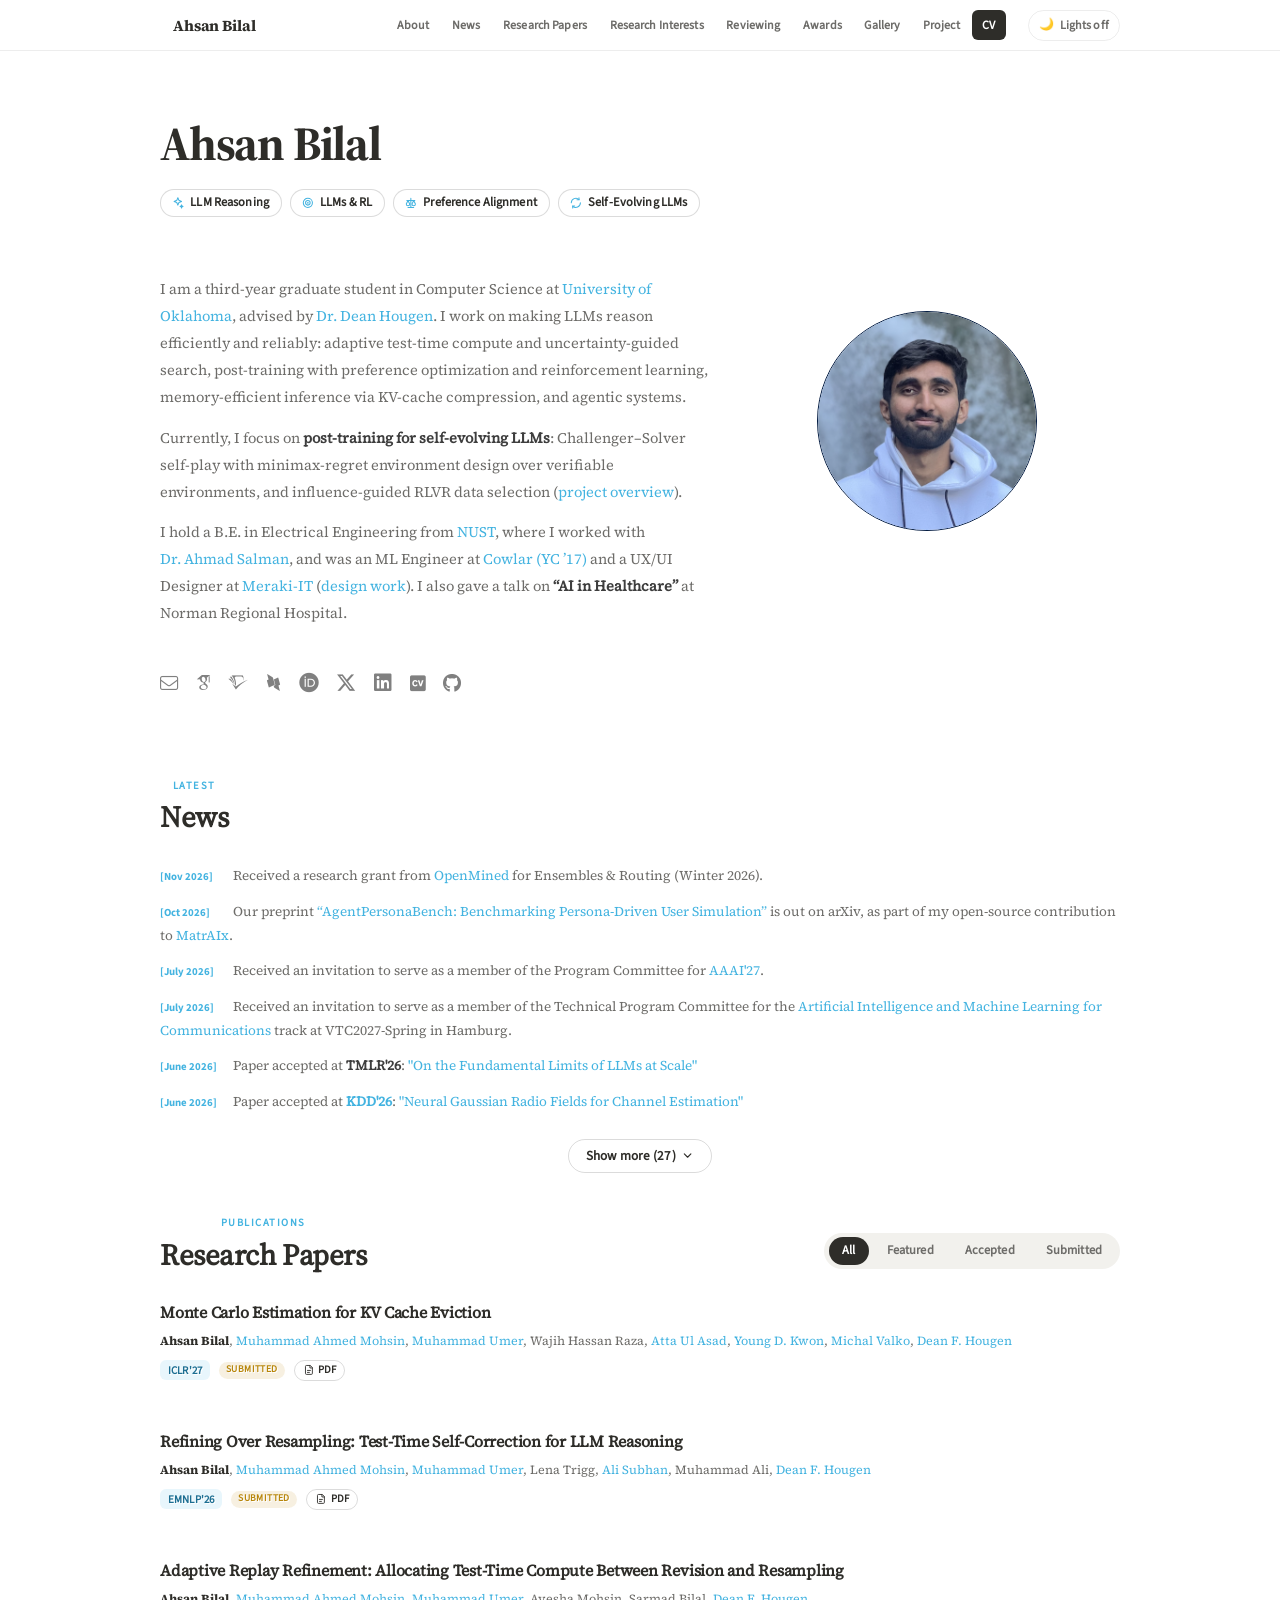
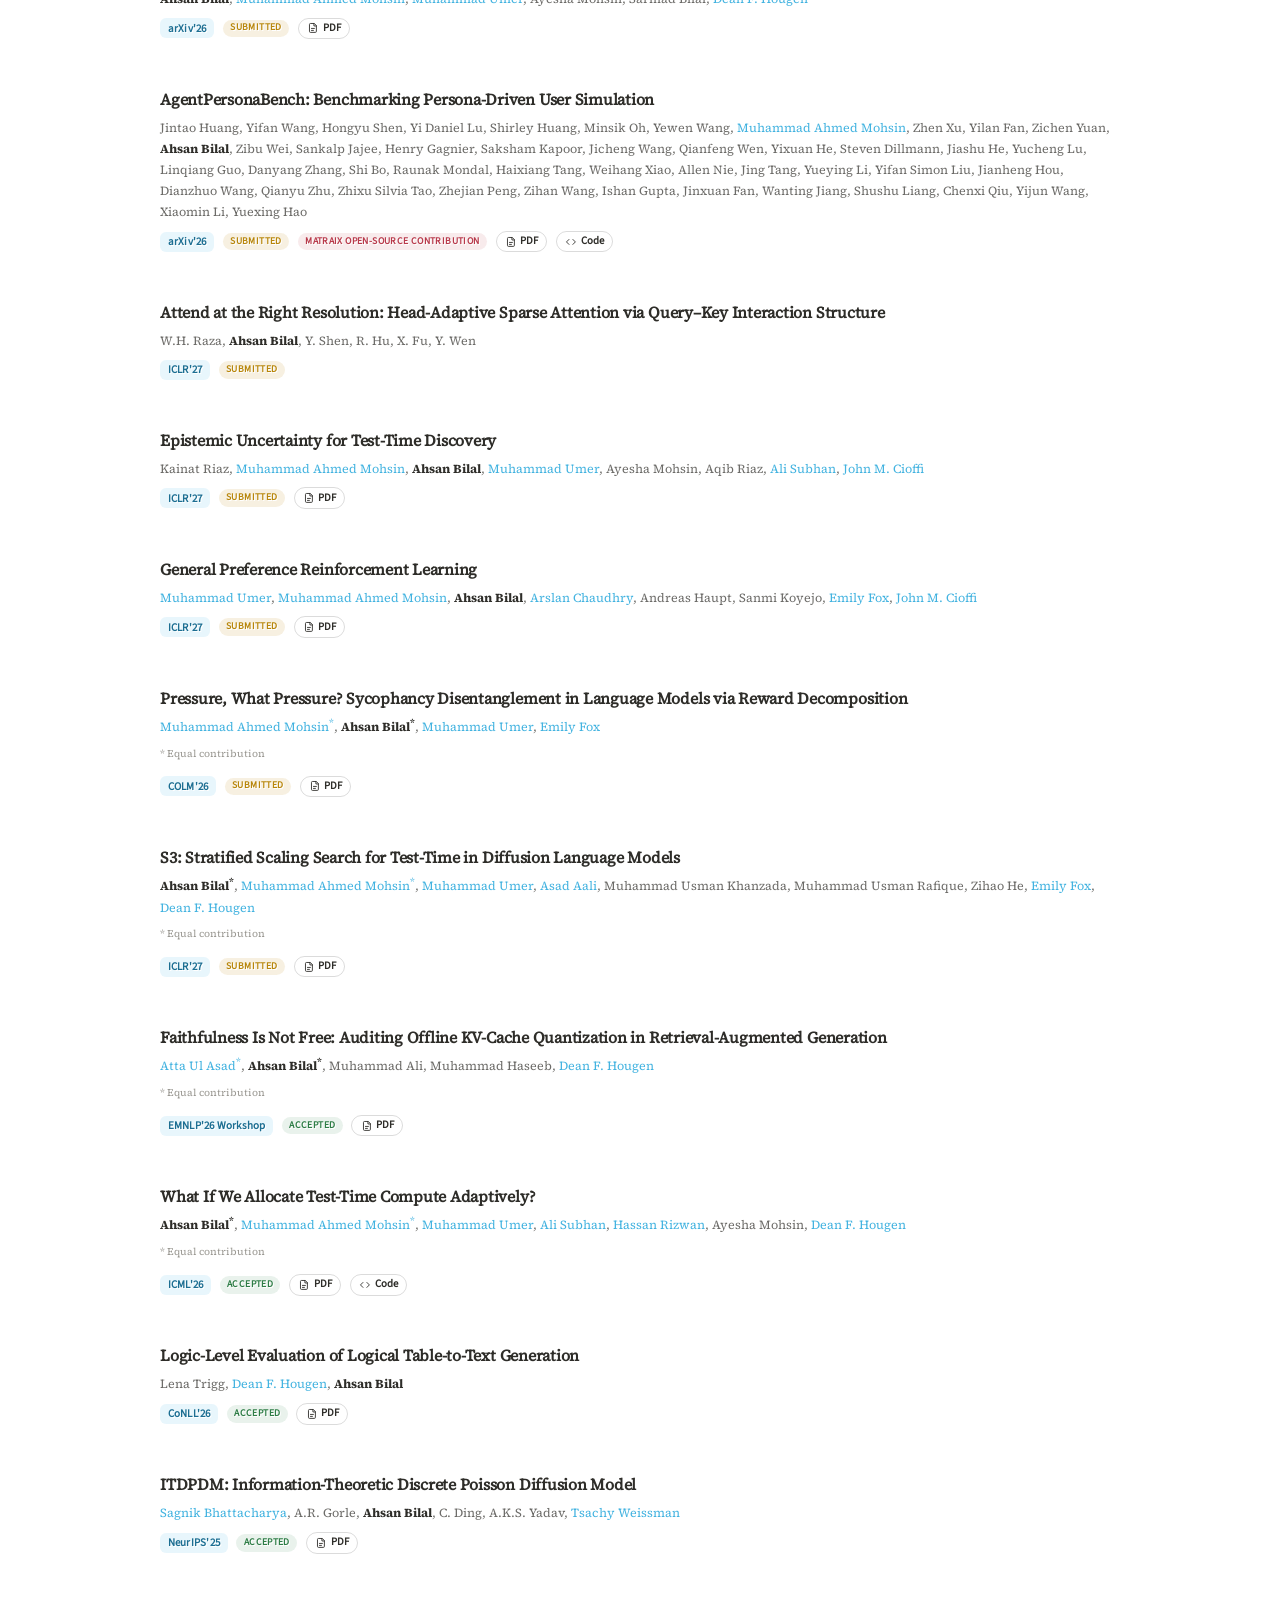
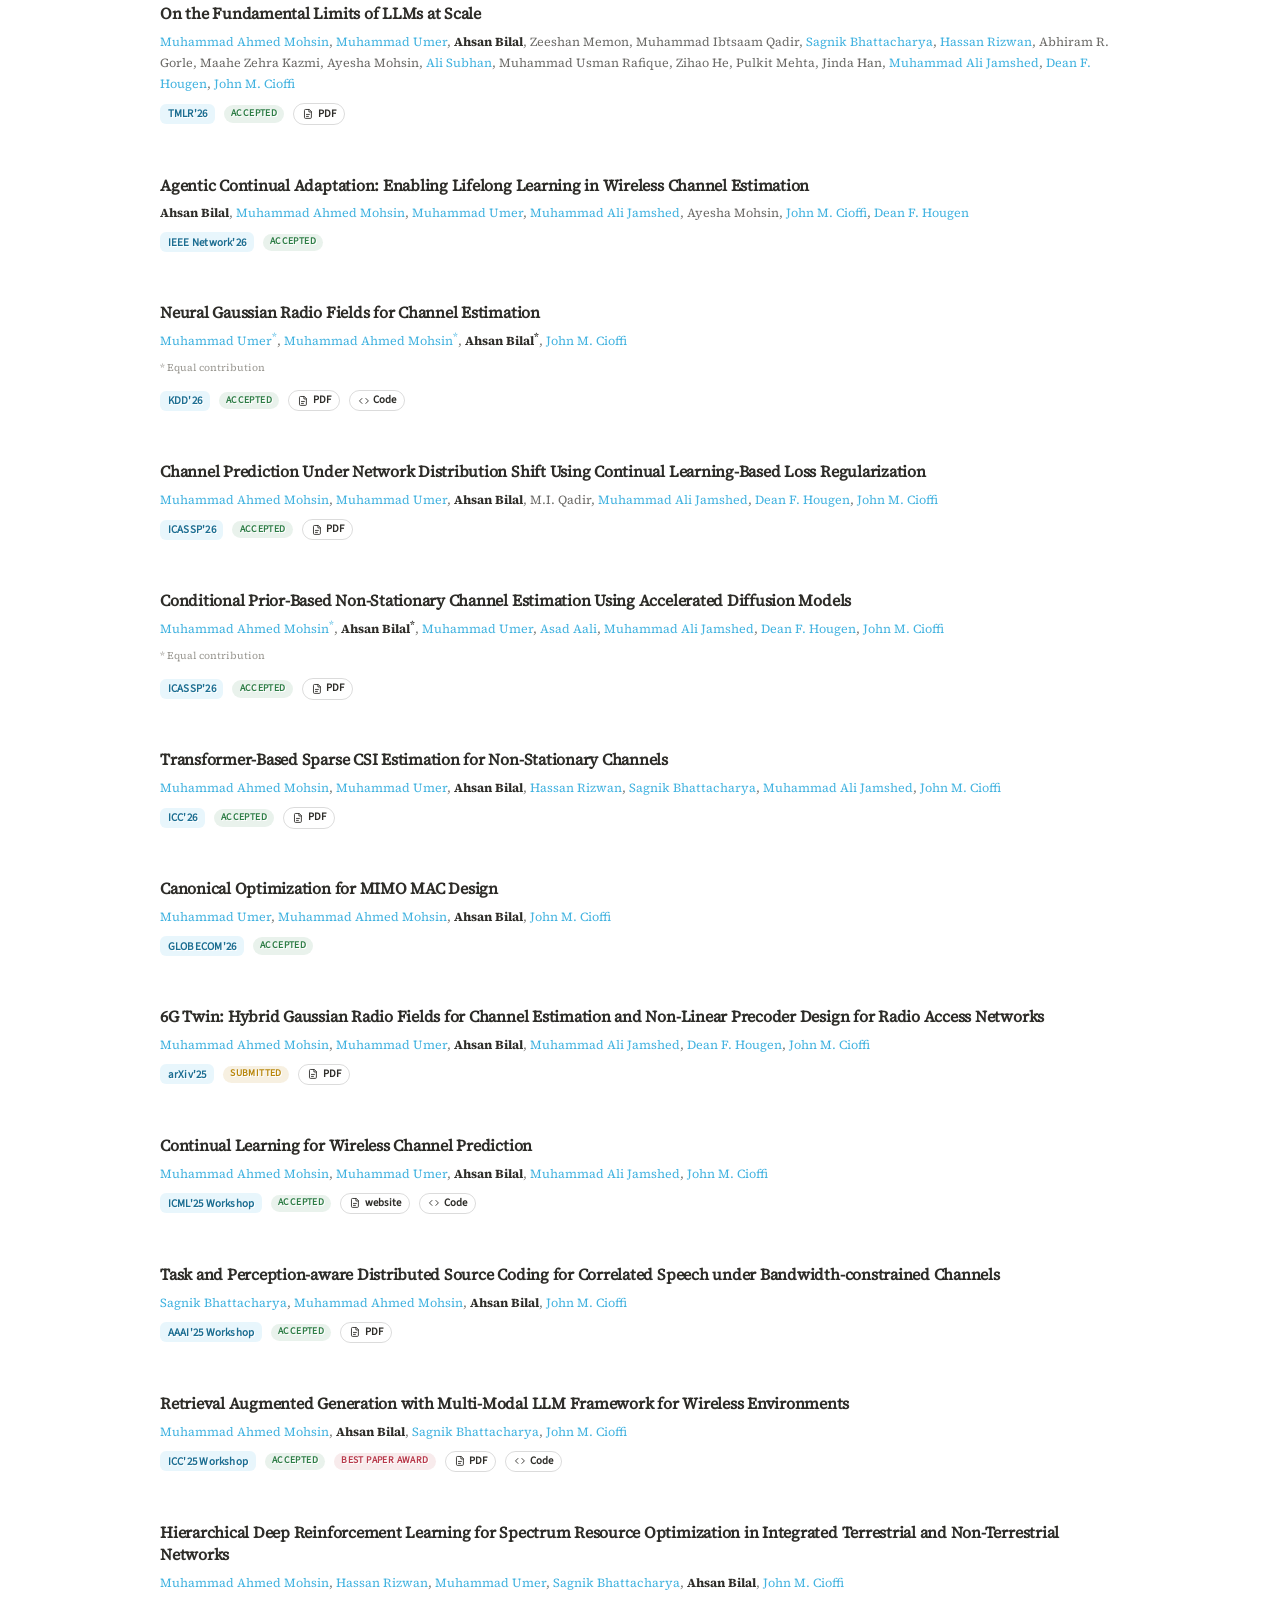
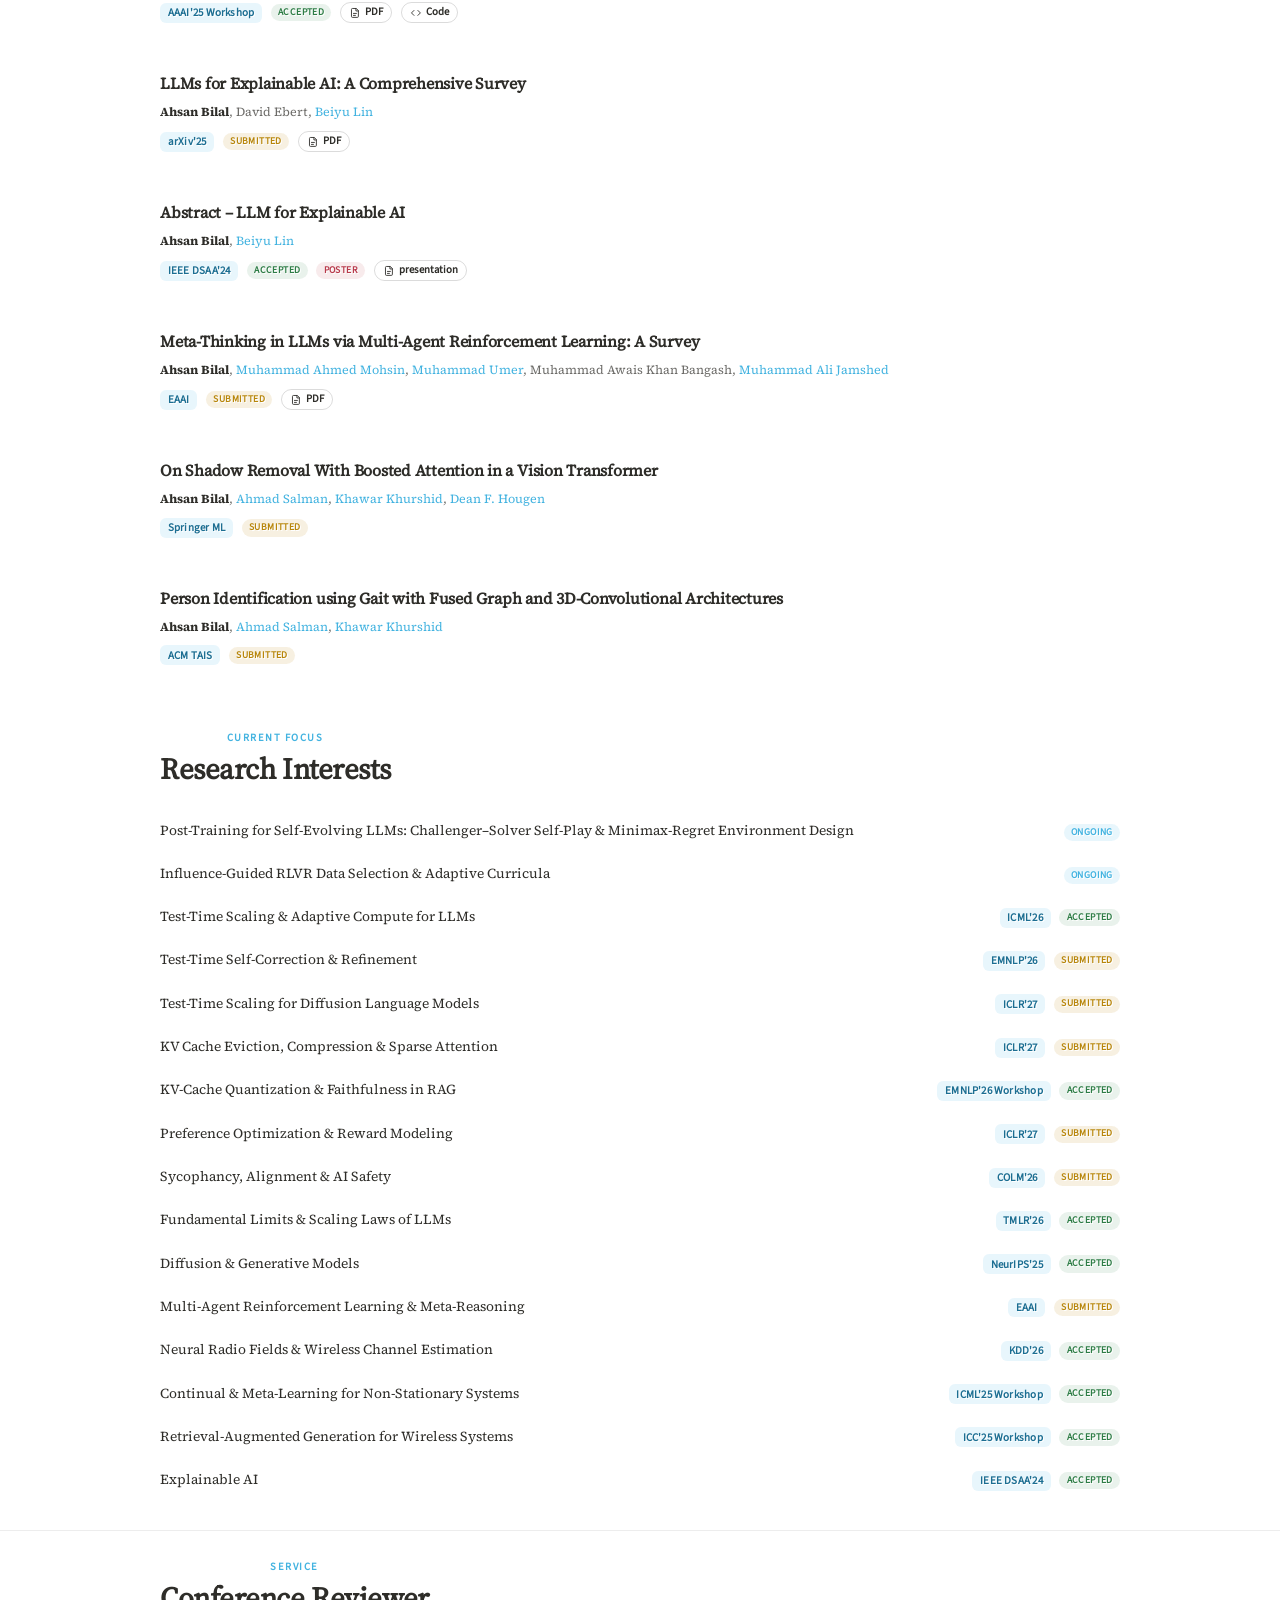
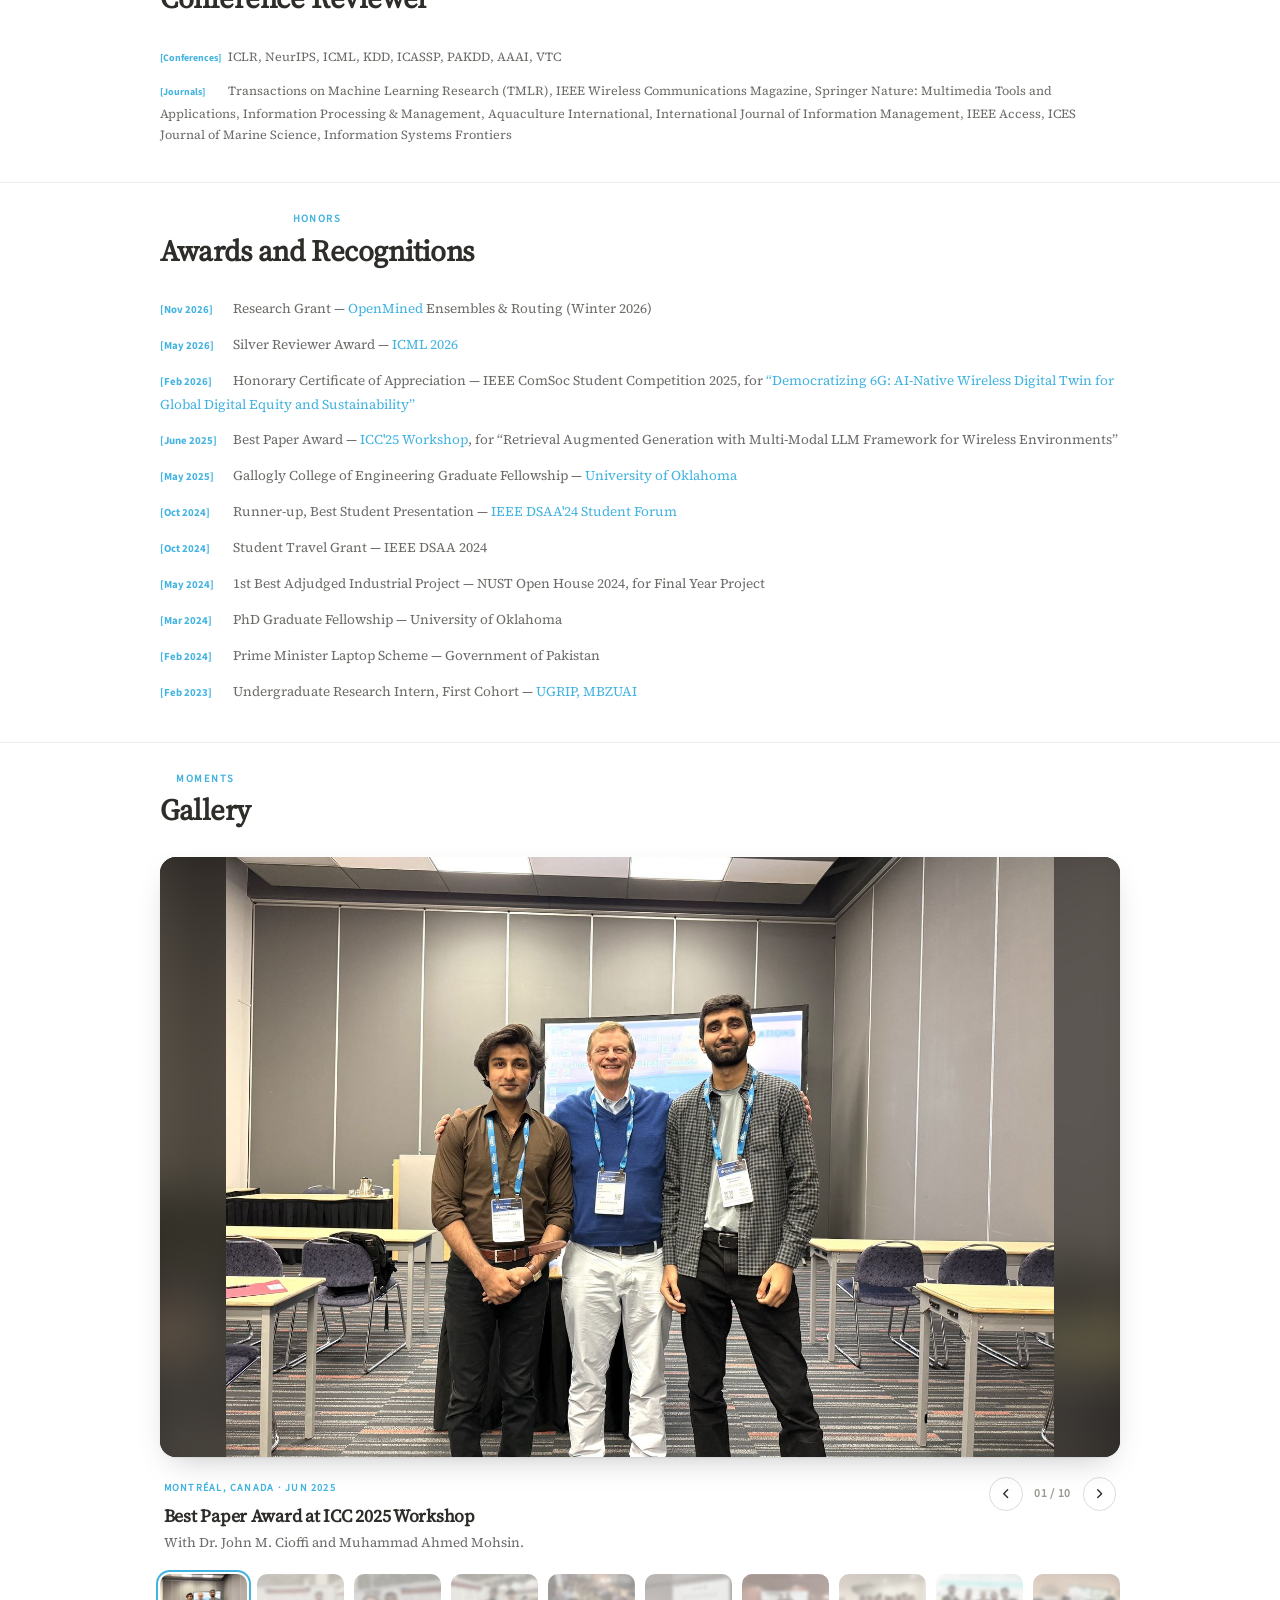
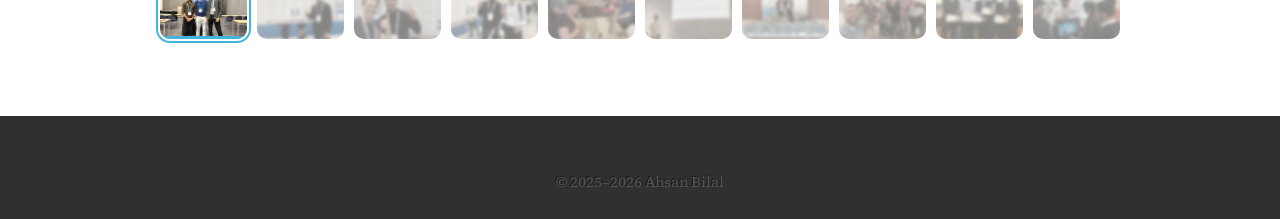
<file: index.html>
<!DOCTYPE HTML>
<html>
<head>
    <title>Ahsan Bilal</title>
    <meta name="author" content="Ahsan Bilal"/>
    <meta charset="utf-8"/>
    <meta name="viewport" content="width=device-width, initial-scale=1, user-scalable=no"/>
    <script>
        (function () {
            try {
                var stored = localStorage.getItem('theme');
                var prefersDark = window.matchMedia && window.matchMedia('(prefers-color-scheme: dark)').matches;
                if (stored === 'dark' || (!stored && prefersDark)) {
                    document.documentElement.classList.add('dark-mode');
                }
            } catch (e) {}
        })();
    </script>
    <meta name="description" content="Ahsan Bilal — PhD student in Computer Science at the University of Oklahoma. Research on LLM reasoning and test-time compute, post-training and alignment, self-evolving LLMs, efficient inference (KV cache), and agentic AI."/>
    <link rel="stylesheet" href="assets/css/main.css"/>
    <link rel="stylesheet" href="assets/css/site.css"/>
    <noscript>
        <link rel="stylesheet" href="assets/css/noscript.css"/>
    </noscript>

    <link rel="apple-touch-icon" sizes="57x57"
          href="favicon.ico"/>
    <link rel="apple-touch-icon" sizes="60x60"
          href="favicon.ico"/>
    <link rel="apple-touch-icon" sizes="72x72"
          href="favicon.ico"/>
    <link rel="apple-touch-icon" sizes="76x76"
          href="favicon.ico"/>
    <link rel="apple-touch-icon" sizes="114x114"
          href="favicon.ico"/>
    <link rel="apple-touch-icon" sizes="120x120"
          href="favicon.ico"/>
    <link rel="apple-touch-icon" sizes="144x144"
          href="favicon.ico"/>
    <link rel="apple-touch-icon" sizes="152x152"
          href="favicon.ico"/>
    <link rel="apple-touch-icon" sizes="180x180"
          href="favicon.ico"/>

    <link rel="icon" type="image/png" href="favicon.ico"
          sizes="196x196"/>
    <link rel="icon" type="image/png" href="favicon.ico"
          sizes="192x192"/>
    <link rel="icon" type="image/png" href="favicon.ico" sizes="128x128"/>
    <link rel="icon" type="image/png" href="favicon.ico" sizes="96x96"/>
    <link rel="icon" type="image/png" href="favicon.ico" sizes="32x32"/>
    <link rel="icon" type="image/png" href="favicon.ico" sizes="16x16"/>

    <link rel="mask-icon" href="favicon.ico" color="#ffffff">
    <meta name="msapplication-TileColor" content="#FFFFFF"/>
    <meta name="msapplication-TileImage" content="//https://www.ou.edu/content/brand/logos-and-wordmarks/_jcr_content/content/section_817570393_co_218910412/par/image.img.png/1676658135232.png"/>
    <meta name="msapplication-square70x70logo" content="//https://www.ou.edu/content/brand/logos-and-wordmarks/_jcr_content/content/section_817570393_co_218910412/par/image.img.png/1676658135232.png"/>
    <meta name="msapplication-square150x150logo" content="//https://www.ou.edu/content/brand/logos-and-wordmarks/_jcr_content/content/section_817570393_co_218910412/par/image.img.png/1676658135232.png"/>
    <meta name="msapplication-square310x310logo" content="//https://www.ou.edu/content/brand/logos-and-wordmarks/_jcr_content/content/section_817570393_co_218910412/par/image.img.png/1676658135232.png"/>

    <link rel="icon" type="image/png" href="assets/images/ou_logo.png">

    <!-- Global site tag (gtag.js) - Google Analytics -->
    <script async src="https://www.googletagmanager.com/gtag/js?id=G-SGHM78BZFM"></script>
    <!-- <script>
        window.dataLayer = window.dataLayer || [];

        function gtag() {
            dataLayer.push(arguments);
        }

        gtag('js', new Date());

        gtag('config', 'G-SGHM78BZFM');
    </script> -->

    <!-- Google Tag Manager -->
<script>(function(w,d,s,l,i){w[l]=w[l]||[];w[l].push({'gtm.start':
    new Date().getTime(),event:'gtm.js'});var f=d.getElementsByTagName(s)[0],
    j=d.createElement(s),dl=l!='dataLayer'?'&l='+l:'';j.async=true;j.src=
    'https://www.googletagmanager.com/gtm.js?id='+i+dl;f.parentNode.insertBefore(j,f);
    })(window,document,'script','dataLayer','GTM-NMNRMQWZ');</script>
    <!-- End Google Tag Manager -->
</head>
<body class="is-preload">
    <!-- Google Tag Manager (noscript) -->
<noscript><iframe src="https://www.googletagmanager.com/ns.html?id=GTM-NMNRMQWZ"
    height="0" width="0" style="display:none;visibility:hidden"></iframe></noscript>
    <!-- End Google Tag Manager (noscript) -->

    <script src="assets/js/pub-utils.js"></script>
    <script src="assets/js/list-render.js"></script>
    <script src="assets/js/publications.js"></script>
    <script src="assets/js/news.js"></script>
    <script src="assets/js/interests.js"></script>
    <script src="assets/js/review.js"></script>
    <script src="assets/js/awards.js"></script>
    <script src="assets/js/gallery.js"></script>
    <script src="assets/js/theme-toggle.js"></script>

<nav id="nav">
    <div class="container nav-inner">
        <a href="#top" class="nav-brand">Ahsan Bilal</a>
        <div class="nav-right">
            <ul>
                <li><a href="#top">About</a></li>
                <li><a href="#news">News</a></li>
                <li><a href="#research">Research Papers</a></li>
                <li><a href="#interests">Research Interests</a></li>
                <li><a href="#reviewing">Reviewing</a></li>
                <li><a href="#awards">Awards</a></li>
                <li><a href="#gallery">Gallery</a></li>
                <li><a href="https://ahsanbilal7.github.io/pivotrl-nash/">Project</a></li>
                <li><a href="assets/pdfs/cv.pdf" target="_blank" class="nav-cv">CV</a></li>
            </ul>
            <button type="button" id="theme-toggle" class="theme-toggle-btn" aria-pressed="false">
                <span class="theme-toggle-icon" aria-hidden="true">&#127769;</span>
                <span class="theme-toggle-label">Lights off</span>
            </button>
        </div>
    </div>
</nav>

<article id="top" class="wrapper style1">
    <div class="container">
        <div class="row aln-middle hero-row">
            <div class="col-8 col-7-large col-12-medium">
                <header>
                    <h1 class="strong">Ahsan Bilal</h1>
                    <ul class="hero-tagline" aria-label="Research interests">
                        <li><svg viewBox="0 0 24 24" aria-hidden="true"><path d="M12 3l1.9 4.6L18.5 9.5l-4.6 1.9L12 16l-1.9-4.6L5.5 9.5l4.6-1.9z"/><path d="M18.5 15.5l.8 1.9 1.9.8-1.9.8-.8 1.9-.8-1.9-1.9-.8 1.9-.8z"/></svg>LLM Reasoning</li>
                        <li><svg viewBox="0 0 24 24" aria-hidden="true"><circle cx="12" cy="12" r="8"/><circle cx="12" cy="12" r="4"/><circle cx="12" cy="12" r="0.6"/></svg>LLMs &amp; RL</li>
                        <li><svg viewBox="0 0 24 24" aria-hidden="true"><path d="M12 4v16M7 20h10M5 8h14"/><path d="M7 8l-3 6a3 3 0 0 0 6 0zM17 8l-3 6a3 3 0 0 0 6 0z"/></svg>Preference Alignment</li>
                        <li><svg viewBox="0 0 24 24" aria-hidden="true"><path d="M4 12a8 8 0 0 1 13.66-5.66"/><path d="M20 12a8 8 0 0 1-13.66 5.66"/><path d="M17.5 3v3.5H14"/><path d="M6.5 21v-3.5H10"/></svg>Self-Evolving LLMs</li>
                    </ul>
                </header>

                <article class="hero-bio">
                    <p>I am a third-year graduate student in Computer Science at
                    <a href="https://www.ou.edu/" target="_blank">University of Oklahoma</a>, advised by
                    <a href="https://www.cs.ou.edu/~hougen/resume.html" target="_blank" style="white-space:nowrap">Dr. Dean Hougen</a>.
                    I work on making LLMs reason efficiently and reliably: adaptive test-time compute and
                    uncertainty-guided search, post-training with preference optimization and reinforcement learning,
                    memory-efficient inference via KV-cache compression, and agentic systems.</p>
                    <p>Currently, I focus on <strong>post-training for self-evolving LLMs</strong>: Challenger&ndash;Solver
                    self-play with minimax-regret environment design over verifiable environments, and
                    influence-guided RLVR data selection
                    (<a href="https://ahsanbilal7.github.io/pivotrl-nash/">project overview</a>).</p>
                    <p>I hold a B.E. in Electrical Engineering from
                    <a href="https://www.nust.edu.pk/" target="_blank">NUST</a>, where I worked with
                    <a href="https://seecs.nust.edu.pk/faculty/ahmad-salman/" target="_blank" style="white-space:nowrap">Dr. Ahmad Salman</a>,
                    and was an ML Engineer at <a href="https://cowlar.com/" target="_blank">Cowlar (YC ’17)</a> and a
                    UX/UI Designer at <a href="https://meraki-it.pk/" target="_blank">Meraki-IT</a>
                    (<a href="https://ahsan-bilal.netlify.app/" target="_blank">design work</a>).
                    I also gave a talk on <strong>“AI in Healthcare”</strong> at Norman Regional Hospital.</p>
                </article>                

                <ul class="icons">
                    <li><a href="mailto:ahsan.bilal-1@ou.edu" target="_blank"
                           class="icon fa-light fa-envelope" style="border-bottom: none; color: gray"
                           title="Email"></a></li>
                    <li><a href="https://scholar.google.com/citations?user=UxYCwTcAAAAJ" target="_blank"
                           class="icon ai ai-google-scholar" style="border-bottom: none; color: gray; font-size: 110%"
                           title="Google Scholar"></a></li>
                    <li><a href="https://www.semanticscholar.org/author/Ahsan-Bilal/2059710534" target="_blank"
                           class="icon ai ai-semantic-scholar" style="border-bottom: none; color: gray; font-size: 110%"
                           title="Semantic Scholar"></a></li>
                    <li><a href="https://dblp.org/pid/227/6464.html" target="_blank"
                           class="icon ai ai-dblp" style="border-bottom: none; color: gray; font-size: 110%"
                           title="DBLP"></a></li>
                    <li><a href="https://orcid.org/0009-0002-7044-9316" target="_blank"
                           class="icon ai ai-orcid" style="border-bottom: none; color: gray; font-size: 110%"
                           title="ORCID"></a></li>
                    <li><a href="https://x.com/ahsan_bilal7" target="_blank"
                           class="icon fab fa-x-twitter" style="border-bottom: none; color: gray; font-size: 110%"
                           title="Twitter/X"></a></li>
                     <li>
                            <a href="https://www.linkedin.com/in/AhsanBilal7" target="_blank"
                               class="icon fa fa-linkedin" style="border-bottom: none; color: gray; font-size: 110%"
                               title="LinkedIn"></a>
                          </li>
                    <li><a href="assets/pdfs/cv.pdf" target="_blank"
                           class="icon ai ai-cv-square" style="border-bottom: none; color: gray"
                           title="R&eacute;sum&eacute;"></a></li>
                    <li><a href="https://github.com/AhsanBilal7" target="_blank" class="icon fab fa-github"
                           style="border-bottom: none; color: gray" title="GitHub"></a></li>
                </ul>
            </div>
            <div class="col-4 col-5-large col-12-medium hero-photo">
                <span class="image fit"><img src="assets/images/ahsan_bilal.png"
                                             alt="Ahsan Bilal" style="border:1px solid #021a40"/></span>
            </div>
        </div>
    </div>
</article>


<article id="news" class="wrapper style3">
    <div class="container">
      <header class="section-header">
        <div>
          <span class="kicker">Latest</span>
          <h2>News</h2>
        </div>
      </header>
      <!-- this <ul> will be populated dynamically by assets/js/news.js -->
      <ul class="entry-list" id="news-list"></ul>
    </div>
  </article>

<article id="research" class="wrapper style2">
    <div class="container">
      <header class="section-header">
        <div>
          <span class="kicker">Publications</span>
          <h2>Research Papers</h2>
        </div>
        <div class="pub-filter-bar" id="toggle-pub-container">
          <button type="button" class="pub-filter is-active" data-filter="all">All</button>
          <button type="button" class="pub-filter" data-filter="representative">Featured</button>
          <button type="button" class="pub-filter" data-filter="accepted">Accepted</button>
          <button type="button" class="pub-filter" data-filter="submitted">Submitted</button>
        </div>
      </header>

      <!-- this will get populated dynamically by assets/js/publications.js -->
      <div class="pub-list" id="pub-list"></div>
    </div>
</article>

<article id="interests" class="wrapper style3">
    <div class="container">
      <header class="section-header">
        <div>
          <span class="kicker">Current Focus</span>
          <h2>Research Interests</h2>
        </div>
      </header>
      <!-- this <ul> will be populated dynamically by assets/js/interests.js -->
      <ul class="interest-list" id="interest-list"></ul>
    </div>
</article>

<article id="reviewing" class="wrapper style3">
    <div class="container">
      <header class="section-header">
        <div>
          <span class="kicker">Service</span>
          <h2>Conference Reviewer</h2>
        </div>
      </header>
      <!-- this <ul> will be populated dynamically by assets/js/review.js -->
      <ul class="entry-list" id="review-list"></ul>
    </div>
  </article>

<article id="awards" class="wrapper style3">
    <div class="container">
      <header class="section-header">
        <div>
          <span class="kicker">Honors</span>
          <h2>Awards and Recognitions</h2>
        </div>
      </header>
      <!-- this <ul> will be populated dynamically by assets/js/awards.js -->
      <ul class="entry-list" id="awards-list"></ul>
    </div>
</article>

<article id="gallery" class="wrapper style3">
    <div class="container">
      <header class="section-header">
        <div>
          <span class="kicker">Moments</span>
          <h2>Gallery</h2>
        </div>
      </header>
      <!-- photos come from assets/data/gallery.json via assets/js/gallery.js -->
      <div class="gallery" role="region" aria-roledescription="carousel" aria-label="Photo gallery">
        <figure class="gallery-stage">
          <div class="gallery-backdrop" aria-hidden="true"></div>
          <img class="gallery-photo" src="" alt="">
        </figure>
        <div class="gallery-bar">
          <div class="gallery-info" aria-live="polite">
            <span class="gallery-meta"></span>
            <h3 class="gallery-title"></h3>
            <p class="gallery-caption"></p>
          </div>
          <div class="gallery-controls">
            <button type="button" class="gallery-nav gallery-prev" aria-label="Previous photo">
              <svg viewBox="0 0 24 24" aria-hidden="true"><path d="M15 6l-6 6 6 6"/></svg>
            </button>
            <span class="gallery-counter"></span>
            <button type="button" class="gallery-nav gallery-next" aria-label="Next photo">
              <svg viewBox="0 0 24 24" aria-hidden="true"><path d="M9 6l6 6-6 6"/></svg>
            </button>
          </div>
        </div>
        <div class="gallery-thumbs"></div>
      </div>
    </div>
</article>


<div class="container medium visitor-map">
    <script type="text/javascript" id="mapmyvisitors" src="//mapmyvisitors.com/map.js?d=mCaW4vzoKWMJoG-Y9GfWcebLd4aRQoWfN8eYxqcHFhw&cl=ffffff&w=a"></script>
    <noscript>
        <a href="https://mapmyvisitors.com/web/1c6oi" title="Visit tracker"><img src="https://mapmyvisitors.com/map.png?d=mCaW4vzoKWMJoG-Y9GfWcebLd4aRQoWfN8eYxqcHFhw&cl=ffffff" /></a>
    </noscript>
</div>

<article class="wrapper style4">
    <div class="container medium">
        <footer>
            <ul id="copyright">
                <li>&copy; 2025&ndash;2026 Ahsan Bilal</li>
            </ul>
        </footer>
    </div>
</article>


<script src="assets/js/jquery.min.js"></script>
<script src="assets/js/jquery.scrolly.min.js"></script>
<script src="assets/js/jquery.scrollex.min.js"></script>
<script src="assets/js/browser.min.js"></script>
<script src="assets/js/breakpoints.min.js"></script>
<script src="assets/js/util.js"></script>
<script src="assets/js/main.js"></script>

</body>
</html>
</file>
<file: assets/css/main.css>
@import url("https://fonts.googleapis.com/css?family=Open+Sans:300,300italic,600,600italic,700");
@import url("academicons.min.css");
@import url("source_serif_4.css");
@import url("source_sans_3.css");
@import url("../fontawesome/css/fontawesome.css");
@import url("../fontawesome/css/brands.css");
@import url("../fontawesome/css/light.css");

html, body, div, span, applet, object,
iframe, h1, h2, h3, h4, h5, h6, p, blockquote,
pre, a, abbr, acronym, address, big, cite,
code, del, dfn, em, img, ins, kbd, q, s, samp,
small, strike, strong, sub, sup, tt, var, b,
u, i, center, dl, dt, dd, ol, ul, li, fieldset,
form, label, legend, table, caption, tbody,
tfoot, thead, tr, th, td, article, aside,
canvas, details, embed, figure, figcaption,
footer, header, hgroup, menu, nav, output, ruby,
section, summary, time, mark, audio, video {
    margin: 0;
    padding: 0;
    border: 0;
    font-size: 100%;
    font: inherit;
    vertical-align: baseline;
}

article, aside, details, figcaption, figure,
footer, header, hgroup, menu, nav, section {
    display: block;
}

body {
    line-height: 1;
}

ol, ul {
    list-style: none;
}

blockquote, q {
    quotes: none;
}

blockquote:before, blockquote:after, q:before, q:after {
    content: '';
    content: none;
}

table {
    border-collapse: collapse;
    border-spacing: 0;
}

body {
    -webkit-text-size-adjust: none;
}

mark {
    background-color: transparent;
    color: inherit;
}

input::-moz-focus-inner {
    border: 0;
    padding: 0;
}

input, select, textarea {
    -moz-appearance: none;
    -webkit-appearance: none;
    -ms-appearance: none;
    appearance: none;
}

/* Basic */

html {
    box-sizing: border-box;
}

*, *:before, *:after {
    box-sizing: inherit;
}

body.is-preload *, body.is-preload *:before, body.is-preload *:after {
    -moz-animation: none !important;
    -webkit-animation: none !important;
    -ms-animation: none !important;
    animation: none !important;
    -moz-transition: none !important;
    -webkit-transition: none !important;
    -ms-transition: none !important;
    transition: none !important;
}

body, input, textarea, select {
    font-family: "Source Serif 4", serif;
    line-height: 1.85em;
    color: #6D6C69;
    font-weight: 300;
    font-size: 13pt;
}

.research_topic {
    font-size: 1.1em;
    font-weight: bold;
    text-align: left;
    font-family: "Source Serif 4 Bold", serif;
    color: #2E2D29;
}

.tldr {
    background-color: #ffffff;
    border-radius: 25px;
    padding: 4px;
    font-weight: bold;
    font-size: 80%;
    font-family: "Source Sans 3 Bold", sans-serif;
}

.links {
    font-family: "Source Sans 3 Bold", sans-serif;
    font-weight: bold;
    font-size: 90%;
}

.date {
    font-weight: bold;
    font-size: 80%;
    font-family: "Source Sans 3 Bold", sans-serif;
}

.author_footnote {
    font-size: 75%
}

.venue {
    font-weight: bold;
    font-family: "Source Serif 4 Bold", serif;
}

.venue_footnote {
    font-size: 85%
}

.research_highlight {
    color: #B83A4B;
    font-weight: bold;
    font-family: "Source Serif 4 Bold", serif;
}

.research_highlight.status-accepted {
    color: #2E7D46;
}

.research_highlight.status-submitted {
    color: #B8860B;
}

.vertically_aligned {
    display: flex;
    align-items: flex-start;
}

.pub-card {
    opacity: 1;
    transform: translateY(0);
    transition: opacity 0.26s ease, transform 0.26s ease;
}

.pub-card.pub-card--hidden {
    opacity: 0;
    transform: translateY(6px);
    pointer-events: none;
}

@media (prefers-reduced-motion: reduce) {
    .pub-card {
        transition: none;
    }
}

.toggle-pub {
    font-family: "Source Sans 3", sans-serif;
    font-size: 60%;
}

.toggle-pub > a {
    color: #43B3E0;
!important;
}

.toggle-pub > a.is-active {
    color: #2E2D29 !important;
    font-weight: bold;
}

.media_coverage {
    font-size: 80%
}

.strong {
    font-weight: bold;
    font-family: "Source Serif 4 Bold", serif;
}

a {
    -moz-transition: color .2s ease-in-out;
    -webkit-transition: color .2s ease-in-out;
    -ms-transition: color .2s ease-in-out;
    transition: color .2s ease-in-out;
    color: #43B3E0;
    text-decoration: none;
}

a:hover {
    color: #43bff0 !important;
}

a img {
    border: 0;
}

b, strong {
    font-weight: 600;
    color: #3e3e3e;
}

i, em {
    font-style: italic;
}

sub {
    position: relative;
    top: 0.5em;
    font-size: 0.8em;
}

sup {
    position: relative;
    top: -0.5em;
    font-size: 0.8em;
}

blockquote {
    border-left: solid 0.75em #eee;
    padding: 1em 0 1em 1.5em;
    font-style: italic;
}

h1, h2, h3, h4, h5, h6 {
    color: #2E2D29;
    margin: 0 0 0.75em 0;
}

h1 a, h2 a, h3 a, h4 a, h5 a, h6 a {
    text-decoration: none;
    color: inherit;
}

h2, h3, h4, h5, h6 {
    font-weight: 700;
    text-align: left;
}

h1 {
    font-size: 3.25em;
    letter-spacing: -0.025em;
    font-weight: 300;
}

h1 strong {
    font-weight: 700;
}

h2 {
    font-size: 2em;
    letter-spacing: -0.015em;
}

h3 {
    font-size: 1.3em;
    letter-spacing: -0.015em;
}

em, i {
    font-style: italic;
}

br.clear {
    clear: both;
}

hr {
    border: 0;
    border-top: solid 1px #444;
    border-top-color: rgba(0, 0, 0, 0.35);
    box-shadow: 0px 1px 0px 0px rgba(255, 255, 255, 0.1);
    height: 1px;
    margin: 3em 0;
}

p, ul, ol, dl, table {
    margin-bottom: 2em;
}

header {
    margin: 0 0 3em 0;
}

header > p {
    font-size: 1.25em;
    margin: 0;
}

footer {
    margin: 3em 0 0 0;
}

footer > p {
    font-size: 1.25em;
}

/* Container */

.container {
    margin: 0 auto;
    max-width: calc(100% - 50px);
    width: 1200px;
}

.container.medium {
    width: 900px;
}

@media screen and (max-width: 1680px) {

    .container {
        width: 1200px;
    }

    .container.medium {
        width: 900px;
    }
}

@media screen and (max-width: 1280px) {

    .container {
        width: 960px;
    }

    .container.medium {
        width: 720px;
    }

}

@media screen and (max-width: 980px) {

    .container {
        width: 100%;
    }

    .container.medium {
        width: 75%;
    }

}

@media screen and (max-width: 736px) {

    .container {
        width: 100%;
        max-width: calc(100% - 30px);
    }

    .container.medium {
        width: 100%;
    }
}

/* Row */

.row {
    display: flex;
    flex-wrap: wrap;
    box-sizing: border-box;
    align-items: stretch;
}

.row > * {
    box-sizing: border-box;
}

.row.gtr-uniform > * > :last-child {
    margin-bottom: 0;
}

.row.aln-left {
    justify-content: flex-start;
}

.row.aln-center {
    justify-content: center;
}

.row.aln-right {
    justify-content: flex-end;
}

.row.aln-top {
    align-items: flex-start;
}

.row.aln-middle {
    align-items: center;
}

.row.aln-bottom {
    align-items: flex-end;
}

.row > .imp {
    order: -1;
}

.row > .col-1 {
    width: 8.33333%;
}

.row > .off-1 {
    margin-left: 8.33333%;
}

.row > .col-2 {
    width: 16.66667%;
}

.row > .off-2 {
    margin-left: 16.66667%;
}

.row > .col-3 {
    width: 25%;
}

.row > .off-3 {
    margin-left: 25%;
}

.row > .col-4 {
    width: 33.33333%;
}

.row > .off-4 {
    margin-left: 33.33333%;
}

.row > .col-5 {
    width: 41.66667%;
}

.row > .off-5 {
    margin-left: 41.66667%;
}

.row > .col-6 {
    width: 50%;
}

.row > .off-6 {
    margin-left: 50%;
}

.row > .col-7 {
    width: 58.33333%;
}

.row > .off-7 {
    margin-left: 58.33333%;
}

.row > .col-8 {
    width: 66.66667%;
}

.row > .off-8 {
    margin-left: 66.66667%;
}

.row > .col-9 {
    width: 75%;
}

.row > .off-9 {
    margin-left: 75%;
}

.row > .col-10 {
    width: 83.33333%;
}

.row > .off-10 {
    margin-left: 83.33333%;
}

.row > .col-11 {
    width: 91.66667%;
}

.row > .off-11 {
    margin-left: 91.66667%;
}

.row > .col-12 {
    width: 100%;
}

.row > .off-12 {
    margin-left: 100%;
}

.row.gtr-0 {
    margin-top: 0px;
    margin-left: 0px;
}

.row.gtr-0 > * {
    padding: 0px 0 0 0px;
}

.row.gtr-0.gtr-uniform {
    margin-top: 0px;
}

.row.gtr-0.gtr-uniform > * {
    padding-top: 0px;
}

.row.gtr-25 {
    margin-top: -6.25px;
    margin-left: -6.25px;
}

.row.gtr-25 > * {
    padding: 6.25px 0 0 6.25px;
}

.row.gtr-25.gtr-uniform {
    margin-top: -6.25px;
}

.row.gtr-25.gtr-uniform > * {
    padding-top: 6.25px;
}

.row.gtr-50 {
    margin-top: -12.5px;
    margin-left: -12.5px;
}

.row.gtr-50 > * {
    padding: 12.5px 0 0 12.5px;
}

.row.gtr-50.gtr-uniform {
    margin-top: -12.5px;
}

.row.gtr-50.gtr-uniform > * {
    padding-top: 12.5px;
}

.row {
    margin-top: -25px;
    margin-left: -25px;
}

.row > * {
    padding: 50px 0 0 25px;
}

.row.gtr-uniform {
    margin-top: -25px;
}

.row.gtr-uniform > * {
    padding-top: 25px;
}

.row.gtr-150 {
    margin-top: -37.5px;
    margin-left: -37.5px;
}

.row.gtr-150 > * {
    padding: 37.5px 0 0 37.5px;
}

.row.gtr-150.gtr-uniform {
    margin-top: -37.5px;
}

.row.gtr-150.gtr-uniform > * {
    padding-top: 37.5px;
}

.row.gtr-200 {
    margin-top: -50px;
    margin-left: -50px;
}

.row.gtr-200 > * {
    padding: 50px 0 0 50px;
}

.row.gtr-200.gtr-uniform {
    margin-top: -50px;
}

.row.gtr-200.gtr-uniform > * {
    padding-top: 50px;
}

@media screen and (max-width: 1680px) {

    .row {
        display: flex;
        flex-wrap: wrap;
        box-sizing: border-box;
        align-items: stretch;
    }

    .row > * {
        box-sizing: border-box;
    }

    .row.gtr-uniform > * > :last-child {
        margin-bottom: 0;
    }

    .row.aln-left {
        justify-content: flex-start;
    }

    .row.aln-center {
        justify-content: center;
    }

    .row.aln-right {
        justify-content: flex-end;
    }

    .row.aln-top {
        align-items: flex-start;
    }

    .row.aln-middle {
        align-items: center;
    }

    .row.aln-bottom {
        align-items: flex-end;
    }

    .row > .imp-xlarge {
        order: -1;
    }

    .row > .col-1-xlarge {
        width: 8.33333%;
    }

    .row > .off-1-xlarge {
        margin-left: 8.33333%;
    }

    .row > .col-2-xlarge {
        width: 16.66667%;
    }

    .row > .off-2-xlarge {
        margin-left: 16.66667%;
    }

    .row > .col-3-xlarge {
        width: 25%;
    }

    .row > .off-3-xlarge {
        margin-left: 25%;
    }

    .row > .col-4-xlarge {
        width: 33.33333%;
    }

    .row > .off-4-xlarge {
        margin-left: 33.33333%;
    }

    .row > .col-5-xlarge {
        width: 41.66667%;
    }

    .row > .off-5-xlarge {
        margin-left: 41.66667%;
    }

    .row > .col-6-xlarge {
        width: 50%;
    }

    .row > .off-6-xlarge {
        margin-left: 50%;
    }

    .row > .col-7-xlarge {
        width: 58.33333%;
    }

    .row > .off-7-xlarge {
        margin-left: 58.33333%;
    }

    .row > .col-8-xlarge {
        width: 66.66667%;
    }

    .row > .off-8-xlarge {
        margin-left: 66.66667%;
    }

    .row > .col-9-xlarge {
        width: 75%;
    }

    .row > .off-9-xlarge {
        margin-left: 75%;
    }

    .row > .col-10-xlarge {
        width: 83.33333%;
    }

    .row > .off-10-xlarge {
        margin-left: 83.33333%;
    }

    .row > .col-11-xlarge {
        width: 91.66667%;
    }

    .row > .off-11-xlarge {
        margin-left: 91.66667%;
    }

    .row > .col-12-xlarge {
        width: 100%;
    }

    .row > .off-12-xlarge {
        margin-left: 100%;
    }

    .row.gtr-0 {
        margin-top: 0px;
        margin-left: 0px;
    }

    .row.gtr-0 > * {
        padding: 0px 0 0 0px;
    }

    .row.gtr-0.gtr-uniform {
        margin-top: 0px;
    }

    .row.gtr-0.gtr-uniform > * {
        padding-top: 0px;
    }

    .row.gtr-25 {
        margin-top: -6.25px;
        margin-left: -6.25px;
    }

    .row.gtr-25 > * {
        padding: 6.25px 0 0 6.25px;
    }

    .row.gtr-25.gtr-uniform {
        margin-top: -6.25px;
    }

    .row.gtr-25.gtr-uniform > * {
        padding-top: 6.25px;
    }

    .row.gtr-50 {
        margin-top: -12.5px;
        margin-left: -12.5px;
    }

    .row.gtr-50 > * {
        padding: 12.5px 0 0 12.5px;
    }

    .row.gtr-50.gtr-uniform {
        margin-top: -12.5px;
    }

    .row.gtr-50.gtr-uniform > * {
        padding-top: 12.5px;
    }

    .row {
        margin-top: -25px;
        margin-left: -25px;
    }

    .row > * {
        padding: 50px 0 0 25px;
    }

    .row.gtr-uniform {
        margin-top: -25px;
    }

    .row.gtr-uniform > * {
        padding-top: 25px;
    }

    .row.gtr-150 {
        margin-top: -37.5px;
        margin-left: -37.5px;
    }

    .row.gtr-150 > * {
        padding: 37.5px 0 0 37.5px;
    }

    .row.gtr-150.gtr-uniform {
        margin-top: -37.5px;
    }

    .row.gtr-150.gtr-uniform > * {
        padding-top: 37.5px;
    }

    .row.gtr-200 {
        margin-top: -50px;
        margin-left: -50px;
    }

    .row.gtr-200 > * {
        padding: 50px 0 0 50px;
    }

    .row.gtr-200.gtr-uniform {
        margin-top: -50px;
    }

    .row.gtr-200.gtr-uniform > * {
        padding-top: 50px;
    }

}

@media screen and (max-width: 1280px) {

    .row {
        display: flex;
        flex-wrap: wrap;
        box-sizing: border-box;
        align-items: stretch;
    }

    .row > * {
        box-sizing: border-box;
    }

    .row.gtr-uniform > * > :last-child {
        margin-bottom: 0;
    }

    .row.aln-left {
        justify-content: flex-start;
    }

    .row.aln-center {
        justify-content: center;
    }

    .row.aln-right {
        justify-content: flex-end;
    }

    .row.aln-top {
        align-items: flex-start;
    }

    .row.aln-middle {
        align-items: center;
    }

    .row.aln-bottom {
        align-items: flex-end;
    }

    .row > .imp-large {
        order: -1;
    }

    .row > .col-1-large {
        width: 8.33333%;
    }

    .row > .off-1-large {
        margin-left: 8.33333%;
    }

    .row > .col-2-large {
        width: 16.66667%;
    }

    .row > .off-2-large {
        margin-left: 16.66667%;
    }

    .row > .col-3-large {
        width: 25%;
    }

    .row > .off-3-large {
        margin-left: 25%;
    }

    .row > .col-4-large {
        width: 33.33333%;
    }

    .row > .off-4-large {
        margin-left: 33.33333%;
    }

    .row > .col-5-large {
        width: 41.66667%;
    }

    .row > .off-5-large {
        margin-left: 41.66667%;
    }

    .row > .col-6-large {
        width: 50%;
    }

    .row > .off-6-large {
        margin-left: 50%;
    }

    .row > .col-7-large {
        width: 58.33333%;
    }

    .row > .off-7-large {
        margin-left: 58.33333%;
    }

    .row > .col-8-large {
        width: 66.66667%;
    }

    .row > .off-8-large {
        margin-left: 66.66667%;
    }

    .row > .col-9-large {
        width: 75%;
    }

    .row > .off-9-large {
        margin-left: 75%;
    }

    .row > .col-10-large {
        width: 83.33333%;
    }

    .row > .off-10-large {
        margin-left: 83.33333%;
    }

    .row > .col-11-large {
        width: 91.66667%;
    }

    .row > .off-11-large {
        margin-left: 91.66667%;
    }

    .row > .col-12-large {
        width: 100%;
    }

    .row > .off-12-large {
        margin-left: 100%;
    }

    .row.gtr-0 {
        margin-top: 0px;
        margin-left: 0px;
    }

    .row.gtr-0 > * {
        padding: 0px 0 0 0px;
    }

    .row.gtr-0.gtr-uniform {
        margin-top: 0px;
    }

    .row.gtr-0.gtr-uniform > * {
        padding-top: 0px;
    }

    .row.gtr-25 {
        margin-top: -6.25px;
        margin-left: -6.25px;
    }

    .row.gtr-25 > * {
        padding: 6.25px 0 0 6.25px;
    }

    .row.gtr-25.gtr-uniform {
        margin-top: -6.25px;
    }

    .row.gtr-25.gtr-uniform > * {
        padding-top: 6.25px;
    }

    .row.gtr-50 {
        margin-top: -12.5px;
        margin-left: -12.5px;
    }

    .row.gtr-50 > * {
        padding: 12.5px 0 0 12.5px;
    }

    .row.gtr-50.gtr-uniform {
        margin-top: -12.5px;
    }

    .row.gtr-50.gtr-uniform > * {
        padding-top: 12.5px;
    }

    .row {
        margin-top: -25px;
        margin-left: -25px;
    }

    .row > * {
        padding: 50px 0 0 25px;
    }

    .row.gtr-uniform {
        margin-top: -25px;
    }

    .row.gtr-uniform > * {
        padding-top: 25px;
    }

    .row.gtr-150 {
        margin-top: -37.5px;
        margin-left: -37.5px;
    }

    .row.gtr-150 > * {
        padding: 37.5px 0 0 37.5px;
    }

    .row.gtr-150.gtr-uniform {
        margin-top: -37.5px;
    }

    .row.gtr-150.gtr-uniform > * {
        padding-top: 37.5px;
    }

    .row.gtr-200 {
        margin-top: -50px;
        margin-left: -50px;
    }

    .row.gtr-200 > * {
        padding: 50px 0 0 50px;
    }

    .row.gtr-200.gtr-uniform {
        margin-top: -50px;
    }

    .row.gtr-200.gtr-uniform > * {
        padding-top: 50px;
    }

}

@media screen and (max-width: 980px) {

    .row {
        display: flex;
        flex-wrap: wrap;
        box-sizing: border-box;
        align-items: stretch;
    }

    .row > * {
        box-sizing: border-box;
    }

    .row.gtr-uniform > * > :last-child {
        margin-bottom: 0;
    }

    .row.aln-left {
        justify-content: flex-start;
    }

    .row.aln-center {
        justify-content: center;
    }

    .row.aln-right {
        justify-content: flex-end;
    }

    .row.aln-top {
        align-items: flex-start;
    }

    .row.aln-middle {
        align-items: center;
    }

    .row.aln-bottom {
        align-items: flex-end;
    }

    .row > .imp-medium {
        order: -1;
    }

    .row > .col-1-medium {
        width: 8.33333%;
    }

    .row > .off-1-medium {
        margin-left: 8.33333%;
    }

    .row > .col-2-medium {
        width: 16.66667%;
    }

    .row > .off-2-medium {
        margin-left: 16.66667%;
    }

    .row > .col-3-medium {
        width: 25%;
    }

    .row > .off-3-medium {
        margin-left: 25%;
    }

    .row > .col-4-medium {
        width: 33.33333%;
    }

    .row > .off-4-medium {
        margin-left: 33.33333%;
    }

    .row > .col-5-medium {
        width: 41.66667%;
    }

    .row > .off-5-medium {
        margin-left: 41.66667%;
    }

    .row > .col-6-medium {
        width: 50%;
    }

    .row > .off-6-medium {
        margin-left: 50%;
    }

    .row > .col-7-medium {
        width: 58.33333%;
    }

    .row > .off-7-medium {
        margin-left: 58.33333%;
    }

    .row > .col-8-medium {
        width: 66.66667%;
    }

    .row > .off-8-medium {
        margin-left: 66.66667%;
    }

    .row > .col-9-medium {
        width: 75%;
    }

    .row > .off-9-medium {
        margin-left: 75%;
    }

    .row > .col-10-medium {
        width: 83.33333%;
    }

    .row > .off-10-medium {
        margin-left: 83.33333%;
    }

    .row > .col-11-medium {
        width: 91.66667%;
    }

    .row > .off-11-medium {
        margin-left: 91.66667%;
    }

    .row > .col-12-medium {
        width: 100%;
    }

    .row > .off-12-medium {
        margin-left: 100%;
    }

    .row.gtr-0 {
        margin-top: 0px;
        margin-left: 0px;
    }

    .row.gtr-0 > * {
        padding: 0px 0 0 0px;
    }

    .row.gtr-0.gtr-uniform {
        margin-top: 0px;
    }

    .row.gtr-0.gtr-uniform > * {
        padding-top: 0px;
    }

    .row.gtr-25 {
        margin-top: -6.25px;
        margin-left: -6.25px;
    }

    .row.gtr-25 > * {
        padding: 6.25px 0 0 6.25px;
    }

    .row.gtr-25.gtr-uniform {
        margin-top: -6.25px;
    }

    .row.gtr-25.gtr-uniform > * {
        padding-top: 6.25px;
    }

    .row.gtr-50 {
        margin-top: -12.5px;
        margin-left: -12.5px;
    }

    .row.gtr-50 > * {
        padding: 12.5px 0 0 12.5px;
    }

    .row.gtr-50.gtr-uniform {
        margin-top: -12.5px;
    }

    .row.gtr-50.gtr-uniform > * {
        padding-top: 12.5px;
    }

    .row {
        margin-top: -25px;
        margin-left: -25px;
    }

    .row > * {
        padding: 50px 0 0 25px;
    }

    .row.gtr-uniform {
        margin-top: -25px;
    }

    .row.gtr-uniform > * {
        padding-top: 25px;
    }

    .row.gtr-150 {
        margin-top: -37.5px;
        margin-left: -37.5px;
    }

    .row.gtr-150 > * {
        padding: 37.5px 0 0 37.5px;
    }

    .row.gtr-150.gtr-uniform {
        margin-top: -37.5px;
    }

    .row.gtr-150.gtr-uniform > * {
        padding-top: 37.5px;
    }

    .row.gtr-200 {
        margin-top: -50px;
        margin-left: -50px;
    }

    .row.gtr-200 > * {
        padding: 50px 0 0 50px;
    }

    .row.gtr-200.gtr-uniform {
        margin-top: -50px;
    }

    .row.gtr-200.gtr-uniform > * {
        padding-top: 50px;
    }

}

@media screen and (max-width: 736px) {

    .row {
        display: flex;
        flex-wrap: wrap;
        box-sizing: border-box;
        align-items: stretch;
    }

    .row > * {
        box-sizing: border-box;
    }

    .row.gtr-uniform > * > :last-child {
        margin-bottom: 0;
    }

    .row.aln-left {
        justify-content: flex-start;
    }

    .row.aln-center {
        justify-content: center;
    }

    .row.aln-right {
        justify-content: flex-end;
    }

    .row.aln-top {
        align-items: flex-start;
    }

    .row.aln-middle {
        align-items: center;
    }

    .row.aln-bottom {
        align-items: flex-end;
    }

    .row > .imp-small {
        order: -1;
    }

    .row > .col-1-small {
        width: 8.33333%;
    }

    .row > .off-1-small {
        margin-left: 8.33333%;
    }

    .row > .col-2-small {
        width: 16.66667%;
    }

    .row > .off-2-small {
        margin-left: 16.66667%;
    }

    .row > .col-3-small {
        width: 25%;
    }

    .row > .off-3-small {
        margin-left: 25%;
    }

    .row > .col-4-small {
        width: 33.33333%;
    }

    .row > .off-4-small {
        margin-left: 33.33333%;
    }

    .row > .col-5-small {
        width: 41.66667%;
    }

    .row > .off-5-small {
        margin-left: 41.66667%;
    }

    .row > .col-6-small {
        width: 50%;
    }

    .row > .off-6-small {
        margin-left: 50%;
    }

    .row > .col-7-small {
        width: 58.33333%;
    }

    .row > .off-7-small {
        margin-left: 58.33333%;
    }

    .row > .col-8-small {
        width: 66.66667%;
    }

    .row > .off-8-small {
        margin-left: 66.66667%;
    }

    .row > .col-9-small {
        width: 75%;
    }

    .row > .off-9-small {
        margin-left: 75%;
    }

    .row > .col-10-small {
        width: 83.33333%;
    }

    .row > .off-10-small {
        margin-left: 83.33333%;
    }

    .row > .col-11-small {
        width: 91.66667%;
    }

    .row > .off-11-small {
        margin-left: 91.66667%;
    }

    .row > .col-12-small {
        width: 100%;
    }

    .row > .off-12-small {
        margin-left: 100%;
    }

    .row.gtr-0 {
        margin-top: 0px;
        margin-left: 0px;
    }

    .row.gtr-0 > * {
        padding: 0px 0 0 0px;
    }

    .row.gtr-0.gtr-uniform {
        margin-top: 0px;
    }

    .row.gtr-0.gtr-uniform > * {
        padding-top: 0px;
    }

    .row.gtr-25 {
        margin-top: -3.75px;
        margin-left: -3.75px;
    }

    .row.gtr-25 > * {
        padding: 3.75px 0 0 3.75px;
    }

    .row.gtr-25.gtr-uniform {
        margin-top: -3.75px;
    }

    .row.gtr-25.gtr-uniform > * {
        padding-top: 3.75px;
    }

    .row.gtr-50 {
        margin-top: -7.5px;
        margin-left: -7.5px;
    }

    .row.gtr-50 > * {
        padding: 7.5px 0 0 7.5px;
    }

    .row.gtr-50.gtr-uniform {
        margin-top: -7.5px;
    }

    .row.gtr-50.gtr-uniform > * {
        padding-top: 7.5px;
    }

    .row {
        margin-top: -15px;
        margin-left: -15px;
    }

    .row > * {
        padding: 15px 0 0 15px;
    }

    .row.gtr-uniform {
        margin-top: -15px;
    }

    .row.gtr-uniform > * {
        padding-top: 15px;
    }

    .row.gtr-150 {
        margin-top: -22.5px;
        margin-left: -22.5px;
    }

    .row.gtr-150 > * {
        padding: 22.5px 0 0 22.5px;
    }

    .row.gtr-150.gtr-uniform {
        margin-top: -22.5px;
    }

    .row.gtr-150.gtr-uniform > * {
        padding-top: 22.5px;
    }

    .row.gtr-200 {
        margin-top: -30px;
        margin-left: -30px;
    }

    .row.gtr-200 > * {
        padding: 30px 0 0 30px;
    }

    .row.gtr-200.gtr-uniform {
        margin-top: -30px;
    }

    .row.gtr-200.gtr-uniform > * {
        padding-top: 30px;
    }

}

/* Form */

form label {
    color: #3e3e3e;
    font-weight: 700;
    display: block;
    margin: 0 0 0.5em 0;
}

form input[type=text],
form input[type=email],
form input[type=password],
form select,
form textarea {
    -moz-transition: background .2s ease-in-out, box-shadow .2s ease-in-out;
    -webkit-transition: background .2s ease-in-out, box-shadow .2s ease-in-out;
    -ms-transition: background .2s ease-in-out, box-shadow .2s ease-in-out;
    transition: background .2s ease-in-out, box-shadow .2s ease-in-out;
    -webkit-appearance: none;
    display: block;
    border: 0;
    padding: 0.75em;
    font-size: 1em;
    border-radius: 8px;
    border: solid 1px #ddd;
    background: #fff;
    color: #bbb;
    box-shadow: inset 0px 2px 3px 1px rgba(0, 0, 0, 0.05), 0px 1px 0px 0px rgba(255, 255, 255, 0.025);
    width: 100%;
}

form input[type=text]:focus,
form input[type=email]:focus,
form input[type=password]:focus,
form select:focus,
form textarea:focus {
    background: #fafafa;
    box-shadow: inset 0px 2px 5px 0px rgba(0, 0, 0, 0.05), 0px 1px 0px 0px rgba(255, 255, 255, 0.025), inset 0px 0px 2px 1px #43bff0;
}

form textarea {
    height: 15em;
}

form .actions:last-child {
    margin-bottom: 0;
}

form ::-webkit-input-placeholder {
    color: #555 !important;
}

form :-moz-placeholder {
    color: #555 !important;
}

form ::-moz-placeholder {
    color: #555 !important;
}

form :-ms-input-placeholder {
    color: #555 !important;
}

form ::-moz-focus-inner {
    border: 0;
}

/* Tables */

table {
    width: 100%;
}

table.default {
    width: 100%;
}

table.default tr {
    border-top: solid 1px #eee;
}

table.default tr:first-child {
    border-top: 0;
}

table.default td {
    padding: 0.5em 1em 0.5em 1em;
}

table.default th {
    text-align: left;
    padding: 0.5em 1em 0.5em 1em;
    font-weight: 600;
    margin: 0 0 1em 0;
}

table.default thead {
    background: #4f4f4f;
    color: #fff;
}

/* Section/Article */

section, article {
    margin-bottom: 3em;
}

section > :last-child,
article > :last-child,
section:last-child,
article:last-child {
    margin-bottom: 0;
}

/* Image */

.image {
    display: inline-block;
    position: relative;
}

.image img {
    display: block;
    width: 100%;
}

.image video {
    display: block;
    width: 100%;
    border-radius: 5px;
}

.image.fit {
    display: block;
    width: 100%;
}

.image.featured {
    display: block;
    width: 100%;
    margin: 0 0 2em 0;
}

.image.left {
    float: left;
    margin: 0 2em 2em 0;
}

.image.centered {
    display: block;
    margin: 0 0 2em 0;
}

.image.centered img {
    margin: 0 auto;
    width: auto;
}

/* Button */

input[type="button"],
input[type="submit"],
input[type="reset"],
button,
.button {
    -moz-transition: background-color .2s ease-in-out;
    -webkit-transition: background-color .2s ease-in-out;
    -ms-transition: background-color .2s ease-in-out;
    transition: background-color .2s ease-in-out;
    -webkit-appearance: none;
    position: relative;
    display: inline-block;
    color: #fff !important;
    text-decoration: none;
    font-weight: 700;
    border: 0;
    outline: 0;
    cursor: pointer;
    border-radius: 8px;
    text-shadow: -1px -1px 0.5px rgba(0, 0, 0, 0.5);
    overflow: hidden;
    box-shadow: inset 0px 0px 0px 1px rgba(0, 0, 0, 0.5), inset 0px 2px 1px 0px rgba(255, 255, 255, 0.75);
    background-color: #43B3E0;
    padding: 1em 2.35em 1em 2.35em;
    font-size: 1.1em;
    max-width: 24em;
}

input[type="button"]:hover,
input[type="submit"]:hover,
input[type="reset"]:hover,
button:hover,
.button:hover {
    background-color: #43bff0;
    color: #fff !important;
}

input[type="button"]:active,
input[type="submit"]:active,
input[type="reset"]:active,
button:active,
.button:active {
    background-color: #3BA8D3;
    top: 1px;
}

input[type="button"].large,
input[type="submit"].large,
input[type="reset"].large,
button.large,
.button.large {
    font-size: 1.5em;
    letter-spacing: -0.025em;
}

input[type="button"].alt,
input[type="submit"].alt,
input[type="reset"].alt,
button.alt,
.button.alt {
    background-color: #444;
    box-shadow: inset 0px 0px 0px 1px #242424, inset 0px 2px 1px 0px rgba(255, 255, 255, 0.2);
}

input[type="button"].alt:hover,
input[type="submit"].alt:hover,
input[type="reset"].alt:hover,
button.alt:hover,
.button.alt:hover {
    background-color: #4f4f4f;
    color: #fff !important;
}

input[type="button"].alt:active,
input[type="submit"].alt:active,
input[type="reset"].alt:active,
button.alt:active,
.button.alt:active {
    background-color: #3f3f3f;
}

/* List */

ul {
    list-style: disc;
    padding-left: 1em;
}

ul li {
    padding-left: 0.5em;
    text-align: left;
}

ol {
    list-style: decimal;
    padding-left: 1.25em;
}

ol li {
    padding-left: 0.25em;
}

ul.icons {
    cursor: default;
    list-style: none;
    padding-left: 0;
}

ul.icons li {
    display: inline-block;
    padding: 0 1em 0 0;
}

ul.icons li:last-child {
    padding-right: 0;
}

/* Actions */

ul.actions {
    list-style: none;
    padding-left: 0;
}

ul.actions li {
    display: inline-block;
    margin: 0 0 0 1em;
    padding-left: 0;
}

ul.actions li:first-child {
    margin-left: 0;
}

/* Box */

.box {
    background: #fff;
    box-shadow: inset 0px 0px 0px 1px rgba(0, 0, 0, 0.15), 0px 2px 3px 0px rgba(0, 0, 0, 0.1);
    text-align: center;
    padding: 2em;
}

.box.style1 {
    padding: 3em 2em 3.5em 2em;
}

.box.style1 h3 {
    margin-bottom: 0.5em;
}

.box.style2 h3 {
    margin-bottom: 0.25em;
}

.box.style2 .image {
    position: relative;
    left: 2em;
    top: 2em;
    margin: -4em 0 4em -4em;
    width: auto;
}

/* Icons */

.icon {
    text-decoration: none;
    text-decoration: none;
}

.icon:before {
    -moz-osx-font-smoothing: grayscale;
    -webkit-font-smoothing: antialiased;
    display: inline-block;
    font-style: normal;
    font-variant: normal;
    text-rendering: auto;
    line-height: 1;
    text-transform: none !important;
    font-family: 'Font Awesome 6 Brands', 'Academicons', 'Font Awesome 6 Pro';
    font-weight: 400;
}

.icon:before {
    font-size: 1.25em;
}

.icon > .label {
    display: none;
}

.icon.solid:before {
    font-weight: 900;
}

.icon.brands:before {
    font-family: 'Font Awesome 6 Brands', 'Academicons', 'Font Awesome 6 Pro';
}

.icon.featured {
    color: #EA8A95;
    display: block;
    margin: 0 0 1.5em 0;
    cursor: default;
}

.icon.featured:before {
    font-size: 6em;
}

/* Wrappers */

.wrapper {
    padding: 4em 0 4em 0;
    text-align: center;
}

.wrapper.style1 {
    background-image: none;
    background-color: #fff;
    padding-bottom: 1.5em;
}

.wrapper.style2 {
    background-color: #fff;
    text-shadow: 1px 1px 0px #fff;
}

.wrapper.style3 {
    background-color: #fafafa;
    text-shadow: 1px 1px 0px #fff;
    padding-top: 1.5em;
    padding-bottom: 0;
}
.wrapper.review_style1 {
    padding: 0 2px 2px;
    background-color: #fafafa;
    text-shadow: 1px 1px 0px #fff;
    font-size: 0.7em;
}
#review-list{
    background-color: #fafafa;
    text-shadow: 1px 1px 0px #fff;
    font-size: 1.5em;
}

#news-list {
    margin-bottom: 0;
}

.wrapper.style4 {
    background-color: #303030;
    color: #53565A;
    text-shadow: -1px -1px 0px #181818;
    padding: 1em 0 2em 0;
}

.wrapper.style4 h1, .wrapper.style4 h2, .wrapper.style4 h3, .wrapper.style4 h4, .wrapper.style4 h5, .wrapper.style4 h6 {
    color: #fff;
}

.wrapper.style4 form input[type=text],
.wrapper.style4 form input[type=password],
.wrapper.style4 form select,
.wrapper.style4 form textarea {
    border: none;
    background: #282828;
}

.wrapper.style4 form input[type=text]:focus,
.wrapper.style4 form input[type=password]:focus,
.wrapper.style4 form select:focus,
.wrapper.style4 form textarea:focus {
    background: #252525;
}

/* Nav */

#nav {
    background-color: #282828;
    text-align: center;
    position: fixed;
    left: 0;
    top: 0;
    width: 100%;
    z-index: 10000;
    cursor: default;
    height: 3.5em;
    line-height: 3.5em;
}

#nav ul {
    margin-bottom: 0;
    list-style: none;
    padding-left: 0;
}

#nav li {
    display: inline-block;
    padding-left: 0;
}

#nav a {
    -moz-transition: background-color .2s ease-in-out;
    -webkit-transition: background-color .2s ease-in-out;
    -ms-transition: background-color .2s ease-in-out;
    transition: background-color .2s ease-in-out;
    position: relative;
    display: block;
    color: #fff;
    text-decoration: none;
    outline: 0;
    font-weight: 600;
    border-radius: 8px;
    color: #fff;
    height: 2.5em;
    line-height: 2.5em;
    padding: 0 1.25em;
}

#nav a:hover {
    color: #fff !important;
    background: #383838;
}

#nav a.active {
    background: #484848;
}

#nav a.active:before {
    content: '';
    display: block;
    position: absolute;
    bottom: -0.6em;
    left: 50%;
    margin-left: -0.75em;
    border-left: solid 0.75em transparent;
    border-right: solid 0.75em transparent;
    border-top: solid 0.6em #282828;
}

/* Articles */

body > article {
    margin-bottom: 0;
}

#top {
    text-align: left;
}

#top .image {
    border-radius: 100%;
    width: 17em;
    height: 17em;
    margin: 0;
}

#top .image img {
    border-radius: 100%;
}

#top h1 {
    margin-top: 0.35em;
}

#top p {
    font-size: 1.5em;
    line-height: 1.75em;
}

#top p a {
    color: inherit;
}

#contact footer {
    font-size: 0.9em;
}

/* Copyright */

#copyright {
    color: #53565A;
    font-size: 1em;
    line-height: 1em;
    list-style: none;
    padding-left: 0;
    margin-bottom: 0;
}

#copyright li {
    display: inline-block;
    border-left: solid 1px rgba(0, 0, 0, 0.5);
    box-shadow: -1px 0px 0px 0px rgba(255, 255, 255, 0.1);
    padding: 0 0 0 1em;
    margin: 0 0 0 1em;
}

#copyright li:first-child {
    border: 0;
    box-shadow: none;
    padding-left: 0;
    margin-left: 0;
}

#copyright a {
    -moz-transition: color .2s ease-in-out;
    -webkit-transition: color .2s ease-in-out;
    -ms-transition: color .2s ease-in-out;
    transition: color .2s ease-in-out;
    color: inherit;
}

#copyright a:hover {
    color: #777;
}

/* Large */

@media screen and (max-width: 1280px) {

    /* Basic */
    body {
        font-size: 11pt;
    }

    input, textarea, select {
        font-size: 11pt;
    }

    header {
        margin: 0 0 4em 0;
    }

    /* Wrappers */
    .wrapper {
        padding: 2.5em 0 2.5em 0;
        text-align: center;
    }

    .wrapper.style4 .row-special {
        margin: 2em 0 0 0;
        padding: 2em 0 2em 0;
    }

    /* Articles */
    #top {
        text-align: left;
    }

    #top .image {
        width: 15em;
        height: 15em;
        margin: 0;
    }

}

/* Medium */

@media screen and (max-width: 980px) {

    /* Articles */
    #top {
        text-align: center;
    }

    #top .image {
        margin: 0 auto 2em auto;
    }

}

/* Small */

@media screen and (max-width: 736px) {

    /* Basic */
    body {
        padding-top: 44px;
    }

    body, input, textarea, select {
        line-height: 1.75em;
        font-size: 10pt;
        letter-spacing: 0;
    }

    h1, h2, h3, h4, h5, h6 {
        font-size: 1.25em;
        margin: 0 0 0.4em 0;
    }

    h1 {
        font-size: 2.25em;
        line-height: 1.25em;
    }

    header {
        margin: 0 0 2em 0;
    }

    header > p {
        font-size: 1.25em;
    }

    footer {
        margin: 2.5em 0 0 0;
    }

    footer > p {
        font-size: 1.25em;
    }

    hr {
        margin: 1.5em 0 2em 0;
    }

    /* Section/Article */
    section, article {
        clear: both;
    }

    /* Button */
    input[type="button"],
    input[type="submit"],
    input[type="reset"],
    button,
    .button {
        text-align: center;
        font-size: 1.2em;
        width: 100%;
        padding: 1em 0 1em 0;
    }

    input[type="button"].large,
    input[type="submit"].large,
    input[type="reset"].large,
    button.large,
    .button.large {
        font-size: 1.2em;
        letter-spacing: 0;
    }

    /* Social */
    ul.social {
        padding: 1em 0.5em 0 0.5em;
    }

    ul.social li {
        margin: 0.5em 0.5em 0.5em 0.5em;
    }

    ul.social li a {
        top: 0 !important;
    }

    ul.social li a:before {
        background-color: transparent !important;
    }

    /* Actions */
    ul.actions {
        margin: 0;
    }

    ul.actions li {
        display: block;
        margin: 15px 0 0 0;
    }

    ul.actions li:first-child {
        margin-top: 0;
    }

    /* Box */
    .box {
        padding: 30px 20px 30px 20px;
        margin: 0 0 20px 0 !important;
    }

    .box h3 {
        margin-bottom: 0.25em;
    }

    .box .image.centered {
        margin-bottom: 1em;
    }

    .box .image.featured {
        position: relative;
        left: 20px;
        top: 20px;
        margin: -50px 0 50px -40px;
        width: auto;
    }

    .box.style1 {
        max-width: 32em;
        margin-left: auto !important;
        margin-right: auto !important;
    }

    .box.style2 {
        max-width: 32em;
        margin-left: auto !important;
        margin-right: auto !important;
    }

    /* Wrappers */
    .wrapper {
        padding: 1.5em 0;
        text-align: center;
    }

    /* Nav */
    #nav {
        height: 44px;
        line-height: 44px;
    }

    #nav a {
        padding: 0 0.75em;
        height: inherit;
        line-height: inherit;
        border-radius: 0;
    }

    #nav a:hover {
        background-color: transparent;
    }

    /* Articles */
    #top {
        text-align: center;
    }

    #top .image {
        width: 12em;
        height: 12em;
        margin-bottom: 0;
    }

    #top p {
        font-size: 1em;
    }

    #contact footer {
        margin: 0;
    }

    /* Copyright */
    #copyright {
        font-size: 1em;
        margin: 0;
    }

    #copyright li {
        display: block;
        margin: 1em 0 0 0;
        padding: 0;
        box-shadow: none;
        border-left: 0;
    }

    #copyright li:first-child {
        margin-top: 0;
    }

}
</file>
<file: assets/css/site.css>
/*
  site.css
  Site-specific layout on top of the vendor "main.css" grid/reset (Helios by
  HTML5 UP). Kept separate so template internals stay untouched: nav bar,
  section headers, and the Research Papers / Research Interests / Reviewer /
  Awards list components all live here.
*/

:root {
    --ink: #2E2D29;
    --body: #6D6C69;
    --muted: #9a9892;
    --accent: #43B3E0;
    --accepted: #2E7D46;
    --submitted: #B8860B;
    --extra: #B83A4B;
    --hairline: rgba(0, 0, 0, 0.07);
    --border: rgba(0, 0, 0, 0.14);
    --tint: #fafafa;
    --chip-bg: #f2f1ed;
    --bg: #fff;
    --venue-ink: #1C6E92;
    --venue-bg: rgba(67, 179, 224, 0.12);
}

/* ---------- Nav ---------- */

body {
    padding-top: 3.5em;
}

#nav {
    background-color: rgba(255, 255, 255, 0.92);
    -webkit-backdrop-filter: blur(6px);
    backdrop-filter: blur(6px);
    border-bottom: 1px solid var(--hairline);
    box-shadow: none;
    text-align: left;
    height: 3.5em;
    line-height: normal;
}

#nav .nav-inner {
    display: flex;
    align-items: center;
    justify-content: space-between;
    height: 100%;
    gap: 1.5em;
}

#nav .nav-brand {
    font-family: "Source Serif 4 Bold", serif;
    font-weight: 700;
    color: var(--ink);
    font-size: 1.05em;
    letter-spacing: -0.01em;
    flex: 0 0 auto;
}

#nav .nav-brand:hover {
    color: var(--accent) !important;
}

#nav .nav-right {
    display: flex;
    align-items: center;
    gap: 1.5em;
    min-width: 0;
}

#nav ul {
    display: flex;
    align-items: center;
    gap: 0.15em;
    margin: 0;
    padding: 0;
    list-style: none;
    overflow-x: auto;
    -ms-overflow-style: none;
    scrollbar-width: none;
}

#nav ul::-webkit-scrollbar {
    display: none;
}

#nav li {
    padding-left: 0;
    flex: 0 0 auto;
}

#nav a {
    color: var(--body);
    font-family: "Source Sans 3", sans-serif;
    font-weight: 600;
    font-size: 0.82em;
    letter-spacing: 0.01em;
    height: auto;
    line-height: normal;
    padding: 0.55em 0.85em;
    border-radius: 6px;
    white-space: nowrap;
}

#nav a:hover {
    background: #f2f1ed;
    color: var(--ink) !important;
}

#nav a.nav-cv {
    color: #fff !important;
    background: var(--ink);
    font-weight: 700;
}

#nav a.nav-cv:hover {
    background: #45443e;
}

.theme-toggle-btn {
    display: inline-flex;
    align-items: center;
    flex: 0 0 auto;
    width: auto;
    gap: 0.45em;
    border: 1px solid var(--hairline);
    background: transparent;
    color: var(--body);
    font-family: "Source Sans 3", sans-serif;
    font-weight: 600;
    font-size: 0.82em;
    letter-spacing: 0.01em;
    padding: 0.5em 0.85em;
    border-radius: 999px;
    cursor: pointer;
    white-space: nowrap;
    -moz-transition: background-color .2s ease-in-out, color .2s ease-in-out, border-color .2s ease-in-out;
    -webkit-transition: background-color .2s ease-in-out, color .2s ease-in-out, border-color .2s ease-in-out;
    transition: background-color .2s ease-in-out, color .2s ease-in-out, border-color .2s ease-in-out;
}

.theme-toggle-btn:hover {
    background: #f2f1ed;
    color: var(--ink);
}

.theme-toggle-icon {
    font-size: 1em;
    line-height: 1;
}

/* The vendor template styles every <button> as a solid blue pill with
   forced white text (!important) and a text shadow, which made the filter
   tabs and "Show more" washed out. Reset that for our own buttons. */
.pub-filter-bar .pub-filter,
.show-more-btn,
.theme-toggle-btn {
    color: var(--body) !important;
    text-shadow: none;
    box-shadow: none;
    max-width: none;
    overflow: visible;
}

.pub-filter-bar .pub-filter:hover,
.pub-filter-bar .pub-filter:active,
.show-more-btn:active,
.theme-toggle-btn:active {
    background-color: transparent;
    top: 0;
}

.pub-filter-bar .pub-filter:hover,
.show-more-btn,
.show-more-btn:hover,
.theme-toggle-btn:hover {
    color: var(--ink) !important;
}

.pub-filter-bar .pub-filter.is-active,
.pub-filter-bar .pub-filter.is-active:hover {
    background-color: var(--ink);
    color: var(--bg, #fff) !important;
}

/* ---------- Hero tagline (research keywords under the name) ----------
   Scoped under #top so vendor #top rules (e.g. "#top p") never win. */

#top .hero-tagline {
    display: flex;
    flex-wrap: wrap;
    gap: 0.55em;
    list-style: none;
    margin: -0.25em 0 1.75em;
    padding: 0;
}

#top .hero-tagline li {
    display: inline-flex;
    align-items: center;
    gap: 0.45em;
    padding: 0.45em 0.95em 0.45em 0.8em;
    border: 1px solid var(--border);
    border-radius: 999px;
    background: var(--bg);
    font-family: "Source Sans 3", sans-serif;
    font-weight: 600;
    font-size: 0.85em;
    line-height: 1.2;
    letter-spacing: 0.01em;
    color: var(--ink);
    white-space: nowrap;
    transition: border-color 0.2s ease, background-color 0.2s ease;
}

#top .hero-tagline li:hover {
    border-color: var(--accent);
    background: var(--venue-bg);
}

#top .hero-tagline svg {
    width: 1.1em;
    height: 1.1em;
    flex: 0 0 auto;
    fill: none;
    stroke: var(--accent);
    stroke-width: 1.8;
    stroke-linecap: round;
    stroke-linejoin: round;
}

@media screen and (max-width: 980px) {
    #top .hero-tagline {
        justify-content: center;
    }
}

@media screen and (max-width: 736px) {
    #top .hero-tagline {
        gap: 0.45em;
    }

    #top .hero-tagline li {
        font-size: 0.8em;
    }
}

/* ---------- Section headers ---------- */

.section-header {
    display: flex;
    justify-content: space-between;
    align-items: flex-end;
    flex-wrap: wrap;
    gap: 1em 1.5em;
    margin-bottom: 2.25em;
}

.section-header .kicker {
    display: block;
    font-family: "Source Sans 3", sans-serif;
    font-weight: 700;
    font-size: 0.72em;
    letter-spacing: 0.14em;
    text-transform: uppercase;
    color: var(--accent);
    margin-bottom: 0.5em;
}

.section-header h2 {
    margin: 0;
}

/* ---------- Shared "date + line" lists (News / Reviewer / Awards) ---------- */

.entry-list {
    list-style: none;
    margin: 0;
    padding: 0;
    font-size: 0.92em;
    text-align: left;
}

.entry-list li {
    padding: 0.45em 0;
    line-height: 1.7em;
}

.entry-list li:first-child {
    padding-top: 0;
}

.entry-list li:last-child {
    padding-bottom: 0;
}

.entry-list .date {
    display: inline-block;
    min-width: 6.25em;
    color: var(--accent);
    margin-right: 0.25em;
}

/* Neutralize the vendor template's leftover boxed/oversized styling, and
   size the dense conference/journal lists down a bit further than the
   News/Awards entries. */
#review-list {
    background: none;
    text-shadow: none;
    font-size: 0.85em;
}

/* A little breathing room after the last entry, before the next section. */
#news-list {
    margin-bottom: 1em;
}

#awards-list {
    margin-bottom: 2em;
}

/* One flat background across every section (News / Research Papers /
   Interests / Reviewing / Awards) instead of the vendor template's
   alternating tint. */
.wrapper.style3 {
    background-color: #fff;
}

/* Keep back-to-back sections (Interests / Reviewing / Awards) visually
   distinct even though they share the same background. */
.wrapper.style3 + .wrapper.style3 {
    margin-top: 2.5em;
    border-top: 1px solid var(--hairline);
}

.show-more-wrap {
    display: flex;
    justify-content: center;
    margin-top: 1.25em;
}

.show-more-btn {
    display: inline-flex;
    align-items: center;
    gap: 0.4em;
    width: auto;
    border: 1px solid var(--border);
    background: transparent;
    color: var(--ink);
    font-family: "Source Sans 3", sans-serif;
    font-weight: 600;
    font-size: 0.9em;
    line-height: 1.2;
    letter-spacing: 0.01em;
    padding: 0.6em 1.3em;
    border-radius: 999px;
    cursor: pointer;
    transition: background-color 0.2s ease, border-color 0.2s ease;
}

.show-more-btn svg {
    width: 1em;
    height: 1em;
    fill: none;
    stroke: currentColor;
    stroke-width: 2;
    stroke-linecap: round;
    stroke-linejoin: round;
}

.show-more-btn:hover {
    background: var(--chip-bg);
    border-color: var(--ink);
}

.news-item--hidden {
    display: none;
}

/* ---------- Research Interests ---------- */

.interest-list {
    list-style: none;
    margin: 0;
    padding: 0;
    font-size: 0.92em;
    text-align: left;
}

.interest-list li {
    display: flex;
    justify-content: space-between;
    align-items: baseline;
    flex-wrap: wrap;
    gap: 0.4em 1.5em;
    padding: 0.6em 0;
}

.interest-list li:first-child {
    padding-top: 0;
}

.interest-list li:last-child {
    padding-bottom: 0;
}

.interest-title {
    font-family: "Source Serif 4", serif;
    font-weight: normal;
    color: var(--ink);
    font-size: 1.02em;
}

.interest-meta {
    display: inline-flex;
    align-items: center;
    gap: 0.65em;
    white-space: nowrap;
}

.interest-meta .venue,
.pub-meta .venue {
    display: inline-block;
    font-family: "Source Sans 3", sans-serif;
    font-weight: 700;
    font-size: 0.82em;
    letter-spacing: 0.02em;
    line-height: 1;
    color: var(--venue-ink);
    background: var(--venue-bg);
    padding: 0.4em 0.7em;
    border-radius: 6px;
    white-space: nowrap;
}

a.venue:hover {
    color: var(--venue-ink) !important;
    text-decoration: underline;
}

/* ---------- Research Papers ---------- */

.pub-filter-bar {
    display: inline-flex;
    flex-wrap: wrap;
    gap: 0.25em;
    background: var(--chip-bg);
    padding: 0.3em;
    border-radius: 999px;
    flex: 0 0 auto;
}

.pub-filter-bar .pub-filter {
    width: auto;
    border: 0;
    background: transparent;
    cursor: pointer;
    font-family: "Source Sans 3", sans-serif;
    font-weight: 600;
    font-size: 0.85em;
    line-height: 1.2;
    letter-spacing: 0.01em;
    color: var(--body);
    padding: 0.5em 1.1em;
    border-radius: 999px;
    transition: background-color 0.2s ease, color 0.2s ease;
}

.pub-filter-bar .pub-filter:hover {
    color: var(--ink);
}

.pub-filter-bar .pub-filter.is-active {
    background: var(--ink);
}

.pub-list {
    list-style: none;
    margin: 0;
    padding: 0;
    display: flex;
    flex-direction: column;
    gap: 0.7em;
    font-size: 0.92em;
    text-align: left;
}

.pub-entry {
    opacity: 1;
    transform: translateY(0);
    transition: opacity 0.26s ease, transform 0.26s ease;
}

.pub-entry.pub-card--hidden {
    opacity: 0;
    transform: translateY(6px);
    pointer-events: none;
}

.pub-title {
    font-size: 1.18em;
    margin-bottom: 0.35em;
    line-height: 1.4em;
}

.pub-authors {
    color: var(--body);
    font-size: 0.92em;
    line-height: 1.7em;
    margin-bottom: 0;
}

.pub-authors .strong {
    color: var(--ink);
}

.pub-footnote {
    font-size: 0.75em;
    color: var(--muted);
    margin-top: 0.2em;
    margin-bottom: 0;
}

.pub-meta {
    display: flex;
    align-items: center;
    flex-wrap: wrap;
    gap: 0.65em;
    margin-top: 0.65em;
    margin-bottom: 0;
}

.pub-link {
    display: inline-flex;
    align-items: center;
    gap: 0.35em;
    font-family: "Source Sans 3", sans-serif;
    font-weight: 600;
    font-size: 0.8em;
    line-height: 1;
    color: var(--ink);
    border: 1px solid var(--border);
    padding: 0.35em 0.75em;
    border-radius: 999px;
    transition: border-color 0.2s ease, color 0.2s ease, background-color 0.2s ease;
}

.pub-link svg {
    width: 1.1em;
    height: 1.1em;
    fill: none;
    stroke: currentColor;
    stroke-width: 1.8;
    stroke-linecap: round;
    stroke-linejoin: round;
}

.pub-link:hover {
    color: var(--accent) !important;
    border-color: var(--accent);
}

@media (prefers-reduced-motion: reduce) {
    .pub-entry {
        transition: none;
    }
}

/* ---------- Status badges (shared: Publications + Research Interests) ---------- */

.status-badge {
    display: inline-block;
    font-family: "Source Sans 3", sans-serif;
    font-weight: 700;
    font-size: 0.72em;
    letter-spacing: 0.04em;
    text-transform: uppercase;
    padding: 0.4em 0.75em;
    border-radius: 999px;
    line-height: 1;
    white-space: nowrap;
}

.status-badge--accepted {
    color: var(--accepted);
    background: rgba(46, 125, 70, 0.1);
}

.status-badge--submitted {
    color: var(--submitted);
    background: rgba(184, 134, 11, 0.12);
}

.status-badge--extra {
    color: var(--extra);
    background: rgba(184, 58, 75, 0.1);
}

.status-badge--ongoing {
    color: var(--accent);
    background: rgba(67, 179, 224, 0.12);
}

/* ---------- Gallery ---------- */

.gallery {
    max-width: 960px;
    margin: 0 auto 2.5em;
    text-align: left;
}

.gallery-stage {
    position: relative;
    aspect-ratio: 16 / 10;
    margin: 0;
    overflow: hidden;
    border-radius: 16px;
    background: #111;
    box-shadow: 0 1px 2px rgba(0, 0, 0, 0.06), 0 12px 32px -12px rgba(0, 0, 0, 0.25);
}

/* Blurred copy of the current photo fills the frame, so portrait shots
   don't leave hard empty bars on either side. */
.gallery-backdrop {
    position: absolute;
    inset: -40px;
    background-size: cover;
    background-position: center;
    filter: blur(28px) brightness(0.5) saturate(1.1);
    transition: opacity 0.5s ease;
}

.gallery-photo {
    position: relative;
    display: block;
    width: 100%;
    height: 100%;
    object-fit: contain;
    transition: opacity 0.5s ease;
}

.gallery-stage.is-fading .gallery-photo,
.gallery-stage.is-fading .gallery-backdrop {
    opacity: 0;
}

/* Slow push-in on the featured photo while autoplay runs. */
#gallery.is-playing .gallery-photo {
    animation: gallery-zoom var(--gallery-interval, 5s) ease-out forwards;
}

@keyframes gallery-zoom {
    from { transform: scale(1); }
    to { transform: scale(1.035); }
}

/* Caption + controls under the photo. */
.gallery-bar {
    display: flex;
    align-items: flex-start;
    justify-content: space-between;
    gap: 1.5em;
    padding: 1.15em 0.25em 1.1em;
}

.gallery-info {
    min-width: 0;
}

.gallery-meta {
    display: block;
    font-family: "Source Sans 3", sans-serif;
    font-weight: 700;
    font-size: 0.7em;
    letter-spacing: 0.12em;
    text-transform: uppercase;
    color: var(--accent);
    margin-bottom: 0.35em;
}

#gallery .gallery-title {
    font-size: 1.2em;
    line-height: 1.35;
    margin: 0 0 0.2em;
}

#gallery .gallery-caption {
    font-size: 0.92em;
    line-height: 1.6;
    color: var(--body);
    margin: 0;
}

.gallery-controls {
    display: inline-flex;
    align-items: center;
    gap: 0.6em;
    flex: 0 0 auto;
    padding-top: 0.2em;
}

.gallery-counter {
    font-family: "Source Sans 3", sans-serif;
    font-weight: 600;
    font-size: 0.8em;
    letter-spacing: 0.06em;
    color: var(--muted);
    font-variant-numeric: tabular-nums;
    min-width: 3.6em;
    text-align: center;
}

/* Template styles every <button>; reset for the gallery controls. */
.gallery .gallery-nav,
.gallery .gallery-thumb {
    width: auto;
    max-width: none;
    padding: 0;
    border: 0;
    box-shadow: none;
    text-shadow: none;
    font-size: 1em;
    top: auto;
}

.gallery .gallery-nav {
    display: inline-flex;
    align-items: center;
    justify-content: center;
    width: 2.3em;
    height: 2.3em;
    border-radius: 50%;
    border: 1px solid var(--border);
    background: transparent;
    color: var(--ink) !important;
    transition: background-color 0.2s ease, border-color 0.2s ease;
}

.gallery .gallery-nav:hover,
.gallery .gallery-nav:active {
    background: var(--chip-bg);
    border-color: var(--ink);
    top: auto;
}

.gallery-nav svg {
    width: 1.05em;
    height: 1.05em;
    fill: none;
    stroke: currentColor;
    stroke-width: 2.2;
    stroke-linecap: round;
    stroke-linejoin: round;
}

.gallery-thumbs {
    position: relative;
    display: grid;
    grid-auto-flow: column;
    grid-auto-columns: minmax(0, 1fr);
    gap: 0.7em;
    padding: 4px;
    margin: 0 -4px;
    overflow-x: auto;
    scrollbar-width: none;
}

.gallery-thumbs::-webkit-scrollbar {
    display: none;
}

.gallery .gallery-thumb {
    position: relative;
    display: block;
    aspect-ratio: 4 / 3;
    overflow: hidden;
    border-radius: 10px;
    background: var(--chip-bg);
    cursor: pointer;
    outline: 2px solid transparent;
    outline-offset: 2px;
    transition: outline-color 0.25s ease;
}

.gallery .gallery-thumb img {
    display: block;
    width: 100%;
    height: 100%;
    object-fit: cover;
    filter: blur(1.5px) grayscale(0.4);
    opacity: 0.45;
    transform: scale(1.06);
    transition: filter 0.35s ease, opacity 0.35s ease, transform 0.35s ease;
}

.gallery .gallery-thumb:hover,
.gallery .gallery-thumb:active {
    background: var(--chip-bg);
    top: auto;
}

.gallery .gallery-thumb:hover img {
    filter: none;
    opacity: 0.85;
    transform: scale(1.02);
}

.gallery .gallery-thumb.is-active {
    outline-color: var(--accent);
}

.gallery .gallery-thumb.is-active img {
    filter: none;
    opacity: 1;
    transform: scale(1);
}

.gallery .gallery-thumb:focus-visible {
    outline-color: var(--ink);
}

/* Progress bar on the active thumbnail while autoplay is running. */
.gallery-progress {
    position: absolute;
    left: 0;
    bottom: 0;
    height: 3px;
    width: 0;
    background: var(--accent);
}

#gallery.is-playing .gallery-thumb.is-active .gallery-progress {
    animation: gallery-progress var(--gallery-interval, 5s) linear forwards;
}

@keyframes gallery-progress {
    from { width: 0; }
    to { width: 100%; }
}

.dark-mode .gallery-stage {
    box-shadow: 0 0 0 1px var(--hairline);
}

@media (prefers-reduced-motion: reduce) {
    .gallery-photo,
    .gallery-backdrop,
    .gallery .gallery-thumb,
    .gallery .gallery-thumb img {
        transition: none;
    }

    #gallery.is-playing .gallery-photo {
        animation: none;
    }
}

@media screen and (max-width: 736px) {
    .gallery-stage {
        aspect-ratio: 4 / 3;
        border-radius: 12px;
    }

    .gallery-bar {
        flex-direction: column-reverse;
        gap: 0.6em;
        padding: 0.85em 0 0.9em;
    }

    .gallery-controls {
        align-self: stretch;
        justify-content: space-between;
        padding-top: 0;
    }

    #gallery .gallery-title {
        font-size: 1.05em;
    }

    #gallery .gallery-caption {
        font-size: 0.85em;
    }

    .gallery-thumbs {
        grid-auto-columns: 30%;
        gap: 0.5em;
    }

    .gallery .gallery-thumb {
        border-radius: 8px;
    }
}

/* ---------- Footer ---------- */

.wrapper.style4 {
    text-align: center;
}

/* The mapmyvisitors widget sizes itself via its own script rather than CSS,
   and that size isn't reliably tied to our container width across devices —
   so cap it with a hard pixel box to keep it small and consistent everywhere. */
.visitor-map {
    display: flex;
    justify-content: center;
    max-width: 200px;
    max-height: 120px;
    margin: 2.5em auto;
    overflow: hidden;
}

/* ---------- Dark mode ("Lights off") ---------- */

:root.dark-mode {
    --ink: #EDEBE6;
    --body: #B6B4AD;
    --muted: #85837C;
    --accent: #5BC3EE;
    --accepted: #4CAF6D;
    --submitted: #E0A83B;
    --extra: #E2727E;
    --hairline: rgba(255, 255, 255, 0.09);
    --border: rgba(255, 255, 255, 0.18);
    --tint: #1a1a1a;
    --chip-bg: #1f1f1f;
    --bg: #121212;
    --venue-ink: #8FD6F4;
    --venue-bg: rgba(91, 195, 238, 0.14);
}

.dark-mode body {
    background-color: #121212;
}

.dark-mode body,
.dark-mode input,
.dark-mode textarea,
.dark-mode select {
    color: var(--body);
}

.dark-mode h1,
.dark-mode h2,
.dark-mode h3,
.dark-mode h4,
.dark-mode h5,
.dark-mode h6,
.dark-mode b,
.dark-mode strong {
    color: var(--ink);
}

.dark-mode #nav {
    background-color: rgba(18, 18, 18, 0.92);
}

.dark-mode #nav a:hover {
    background: #212121;
    color: var(--ink) !important;
}

.dark-mode #nav a.nav-cv {
    background: var(--ink);
    color: #14141a !important;
}

.dark-mode #nav a.nav-cv:hover {
    background: #d8d6d0;
}

.dark-mode .theme-toggle-btn:hover {
    background: #212121;
    color: var(--ink);
}

.dark-mode .wrapper.style1,
.dark-mode .wrapper.style2,
.dark-mode .wrapper.style3,
.dark-mode .wrapper.review_style1,
.dark-mode #review-list {
    background-color: #121212;
    text-shadow: none;
}

.dark-mode .wrapper.style4 {
    background-color: #0c0c0c;
}

/* ---------- Responsive ---------- */

@media screen and (max-width: 736px) {

    body {
        padding-top: 3.1em;
    }

    #nav {
        height: 3.1em;
    }

    #nav .nav-inner {
        gap: 0.75em;
    }

    #nav .nav-right {
        gap: 0.75em;
    }

    #nav .nav-brand {
        font-size: 0.95em;
    }

    #nav a {
        padding: 0.5em 0.6em;
        font-size: 0.78em;
    }

    #nav a.nav-cv {
        padding: 0.5em 0.75em;
    }

    .theme-toggle-btn {
        padding: 0.5em 0.65em;
        font-size: 0.78em;
    }

    .section-header {
        align-items: flex-start;
    }

    .interest-list li,
    .pub-meta {
        gap: 0.4em 0.8em;
    }

    .pub-filter-bar .pub-filter,
    .show-more-btn {
        width: auto;
        font-size: 0.85em;
        padding: 0.55em 1em;
    }
}

/* ---------- Hero bio + photo alignment ---------- */

#top .hero-bio p {
    font-size: inherit;
    line-height: inherit;
    margin: 0 0 0.9em;
}

#top .hero-bio p:last-child {
    margin-bottom: 0;
}

#top .hero-bio p a {
    color: var(--accent);
}

#top .hero-photo {
    display: flex;
    justify-content: center;
    align-items: center;
}

#top .hero-photo .image {
    margin: 0;
}

@media screen and (max-width: 980px) {
    #top .hero-photo {
        order: -1;
        margin-bottom: 1.5em;
    }

    #top .hero-photo .image {
        margin: 0 auto;
    }
}
</file>
<file: assets/css/noscript.css>
/*
	Helios by HTML5 UP
	html5up.net | @ajlkn
	Free for personal and commercial use under the CCA 3.0 license (html5up.net/license)
*/

/* Header */

body.homepage.is-preload #header:after {
    opacity: 0;
}
</file>
